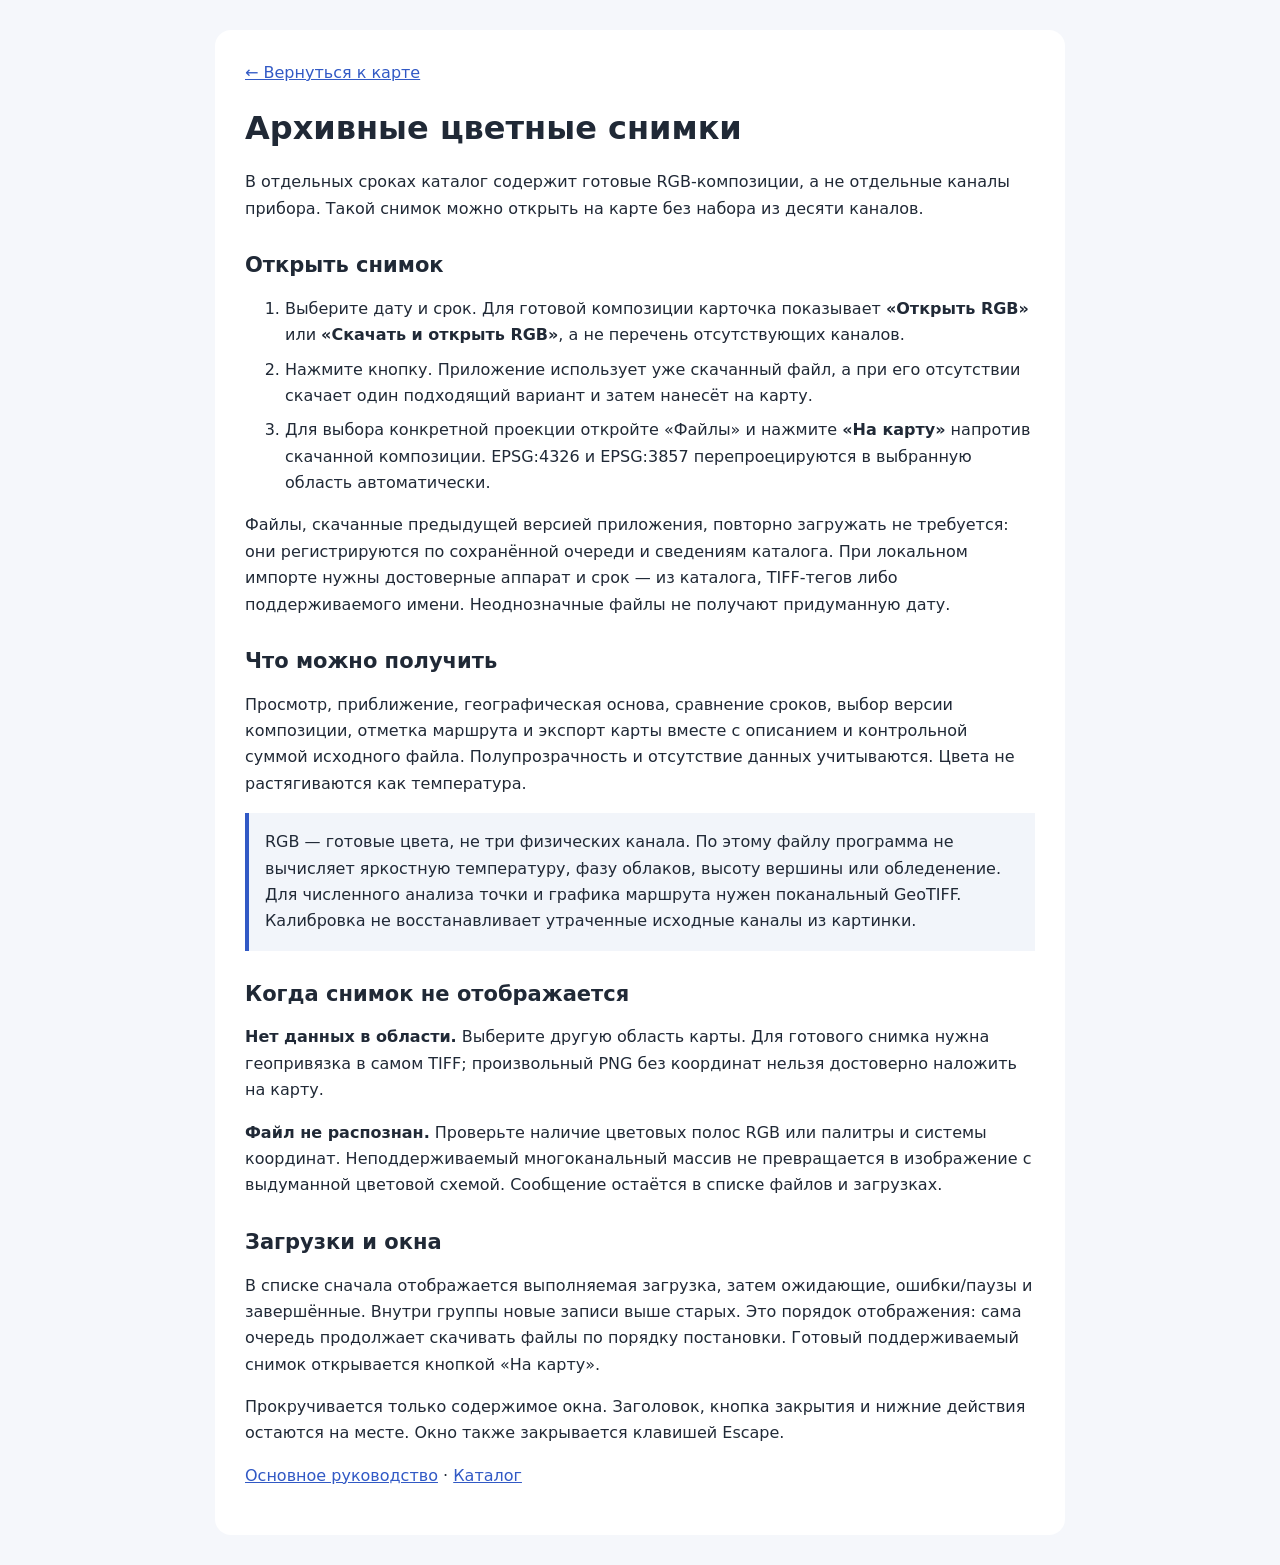
<file: docs/ARCHIVE.html>
<!doctype html><html lang="ru"><head><meta charset="utf-8"><meta name="viewport" content="width=device-width, initial-scale=1"><title>Архивные снимки — Арктика</title><style>
*{box-sizing:border-box}body{font:16px/1.65 system-ui,sans-serif;color:#202936;background:#f5f7fb;margin:0}main{max-width:850px;margin:30px auto;padding:30px;background:white;border-radius:16px}h1,h2{line-height:1.25}h2{font-size:21px;margin-top:30px}a{color:#3159c5}aside{padding:16px;border-left:4px solid #3159c5;background:#f2f5fa}code{background:#f2f5fa;padding:2px 4px}li{margin:8px 0}@media(max-width:650px){main{margin:0;padding:22px;border-radius:0}}</style></head><body><main>
<a href="/">← Вернуться к карте</a><h1>Архивные цветные снимки</h1>
<p>В отдельных сроках каталог содержит готовые RGB-композиции, а не отдельные каналы прибора. Такой снимок можно открыть на карте без набора из десяти каналов.</p>
<h2>Открыть снимок</h2><ol><li>Выберите дату и срок. Для готовой композиции карточка показывает <strong>«Открыть RGB»</strong> или <strong>«Скачать и открыть RGB»</strong>, а не перечень отсутствующих каналов.</li><li>Нажмите кнопку. Приложение использует уже скачанный файл, а при его отсутствии скачает один подходящий вариант и затем нанесёт на карту.</li><li>Для выбора конкретной проекции откройте «Файлы» и нажмите <strong>«На карту»</strong> напротив скачанной композиции. EPSG:4326 и EPSG:3857 перепроецируются в выбранную область автоматически.</li></ol>
<p>Файлы, скачанные предыдущей версией приложения, повторно загружать не требуется: они регистрируются по сохранённой очереди и сведениям каталога. При локальном импорте нужны достоверные аппарат и срок — из каталога, TIFF-тегов либо поддерживаемого имени. Неоднозначные файлы не получают придуманную дату.</p>
<h2>Что можно получить</h2><p>Просмотр, приближение, географическая основа, сравнение сроков, выбор версии композиции, отметка маршрута и экспорт карты вместе с описанием и контрольной суммой исходного файла. Полупрозрачность и отсутствие данных учитываются. Цвета не растягиваются как температура.</p>
<aside>RGB — готовые цвета, не три физических канала. По этому файлу программа не вычисляет яркостную температуру, фазу облаков, высоту вершины или обледенение. Для численного анализа точки и графика маршрута нужен поканальный GeoTIFF. Калибровка не восстанавливает утраченные исходные каналы из картинки.</aside>
<h2>Когда снимок не отображается</h2><p><strong>Нет данных в области.</strong> Выберите другую область карты. Для готового снимка нужна геопривязка в самом TIFF; произвольный PNG без координат нельзя достоверно наложить на карту.</p><p><strong>Файл не распознан.</strong> Проверьте наличие цветовых полос RGB или палитры и системы координат. Неподдерживаемый многоканальный массив не превращается в изображение с выдуманной цветовой схемой. Сообщение остаётся в списке файлов и загрузках.</p>
<h2>Загрузки и окна</h2><p>В списке сначала отображается выполняемая загрузка, затем ожидающие, ошибки/паузы и завершённые. Внутри группы новые записи выше старых. Это порядок отображения: сама очередь продолжает скачивать файлы по порядку постановки. Готовый поддерживаемый снимок открывается кнопкой «На карту».</p><p>Прокручивается только содержимое окна. Заголовок, кнопка закрытия и нижние действия остаются на месте. Окно также закрывается клавишей Escape.</p>
<p><a href="QUICKSTART.html">Основное руководство</a> · <a href="CATALOG.html">Каталог</a></p>
</main></body></html>
</file>
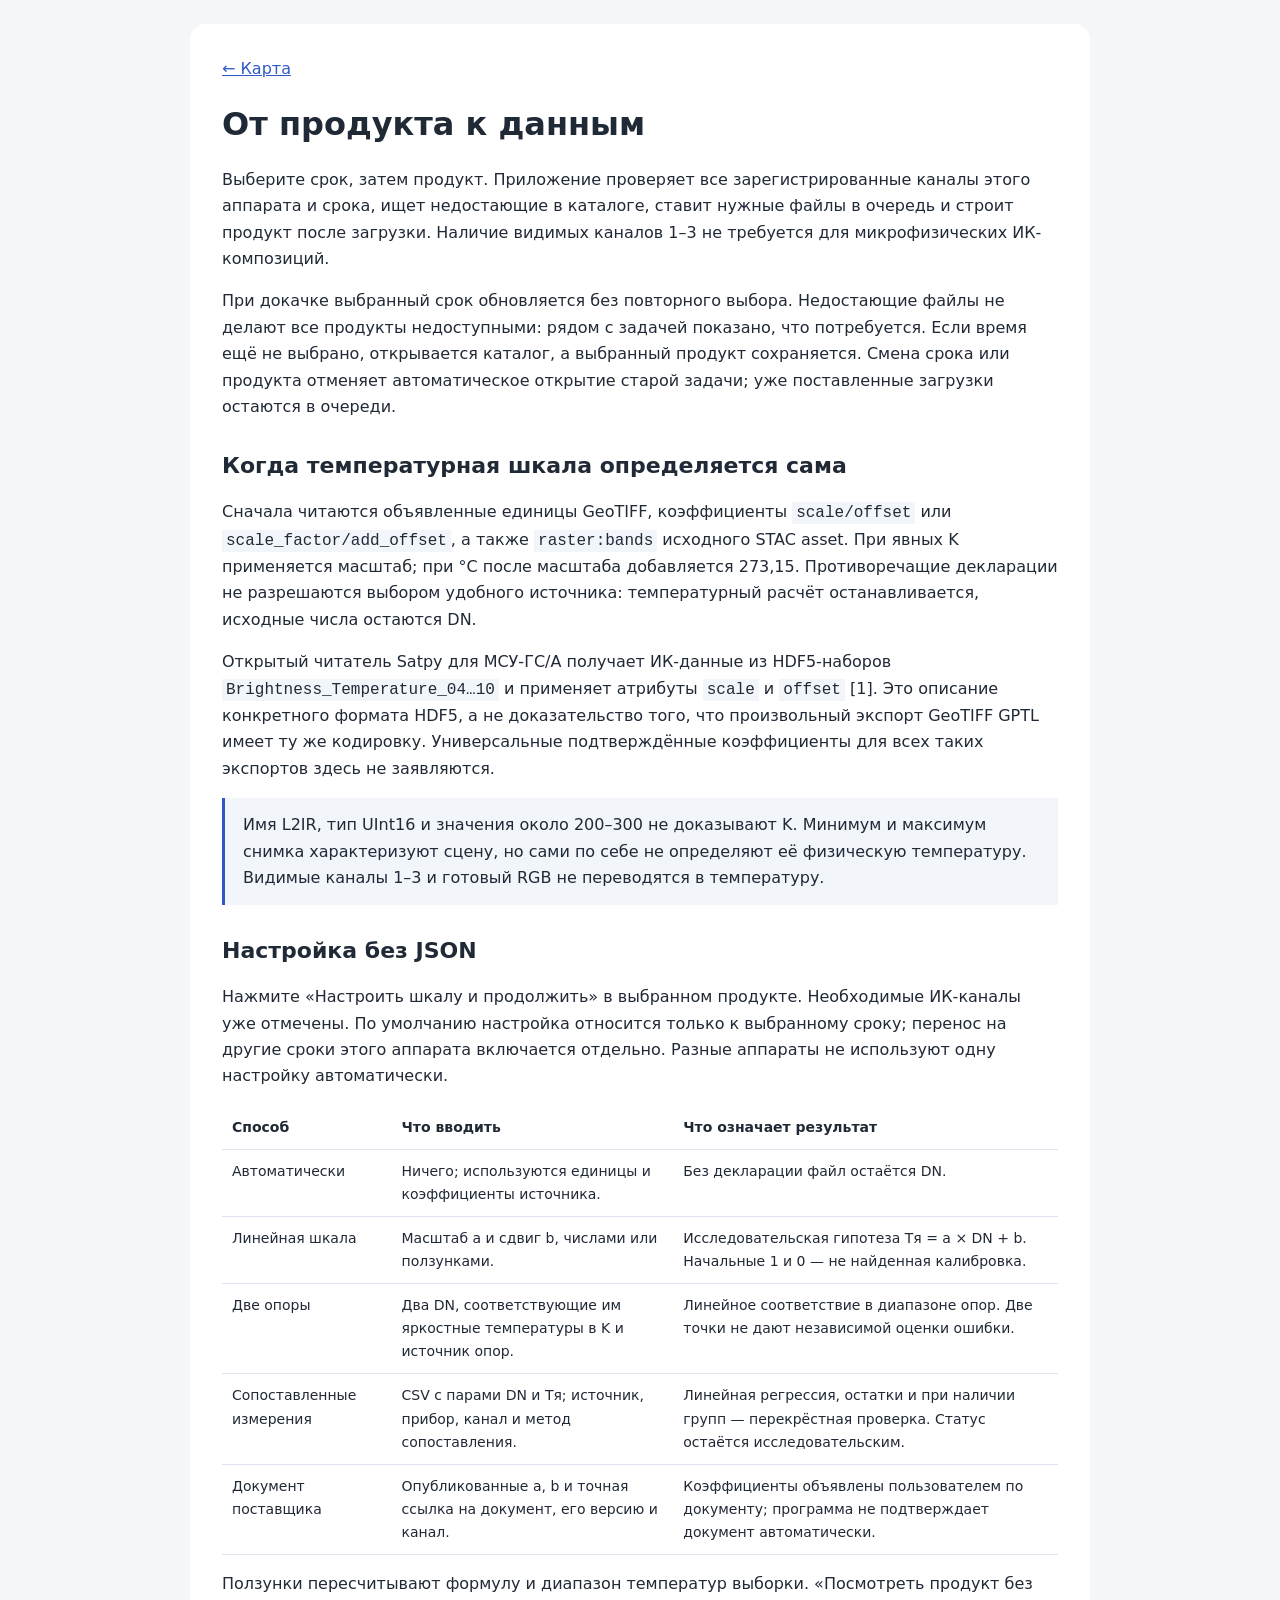
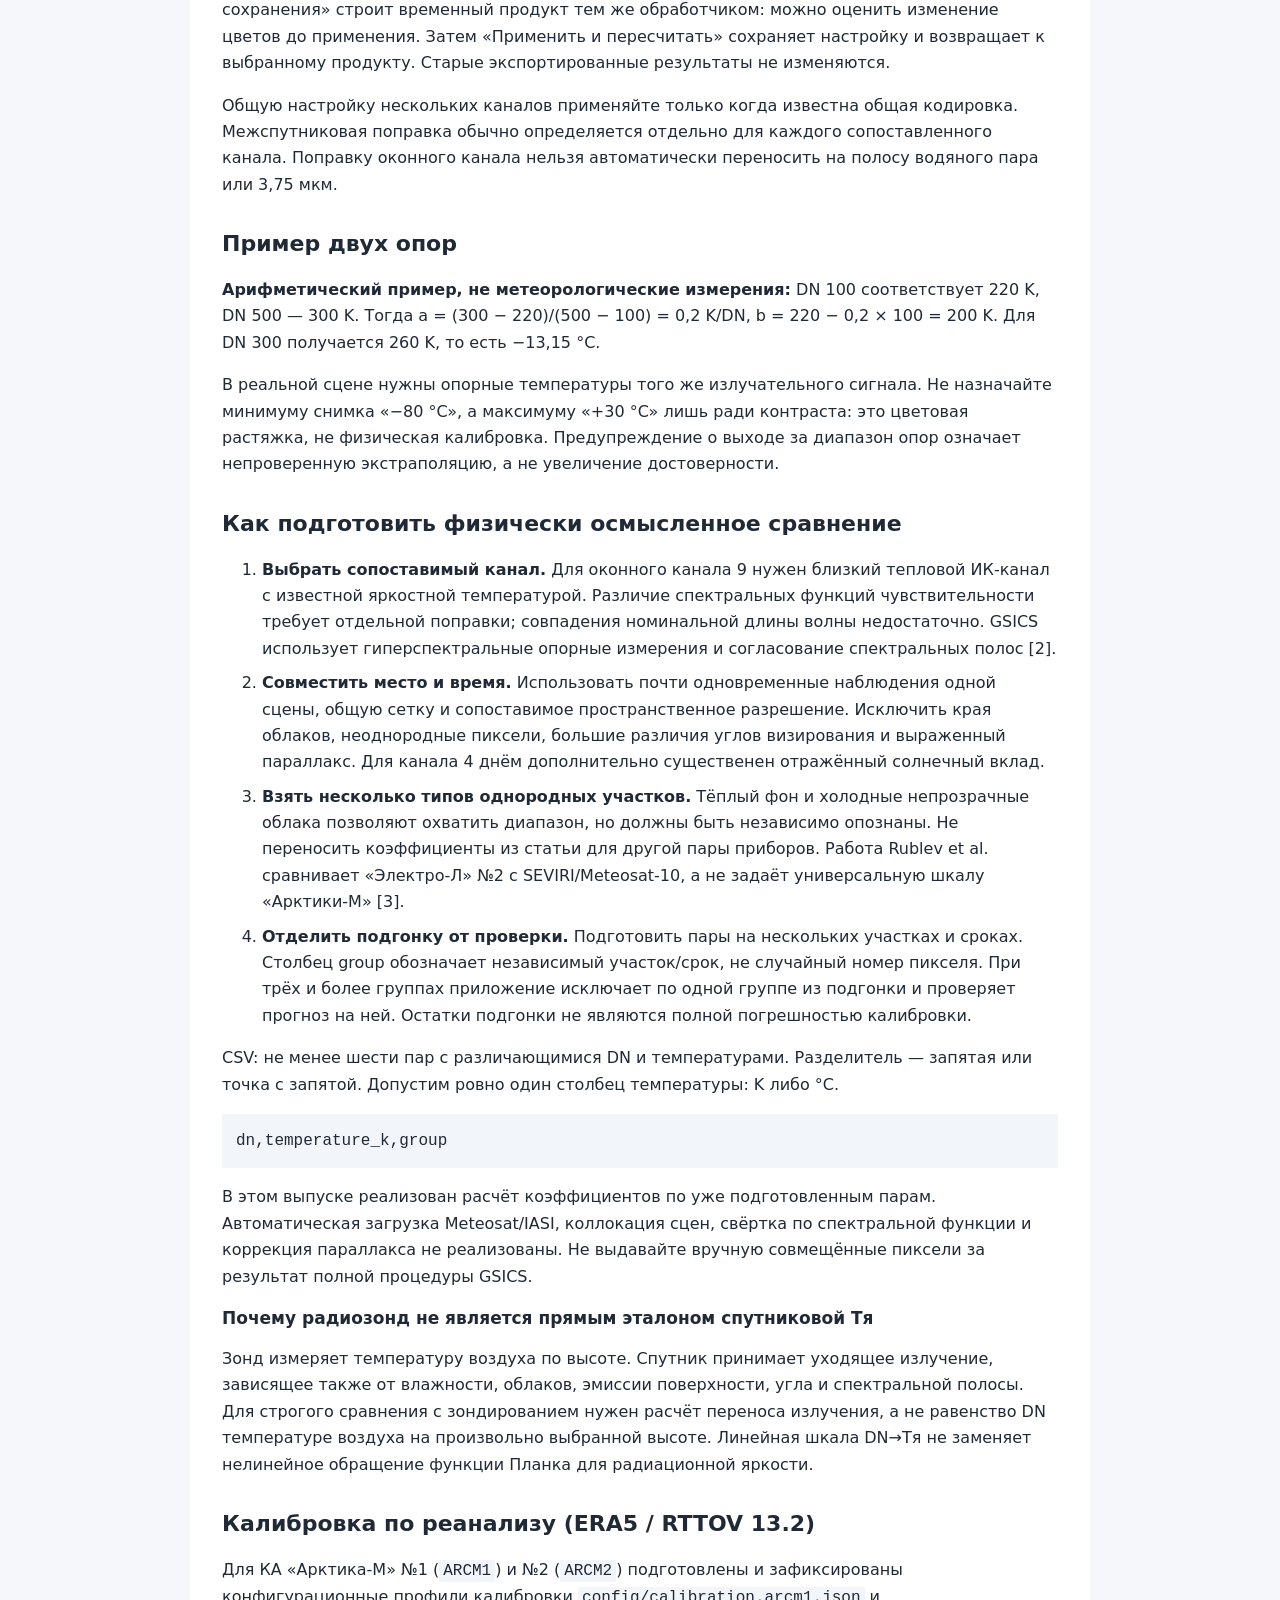
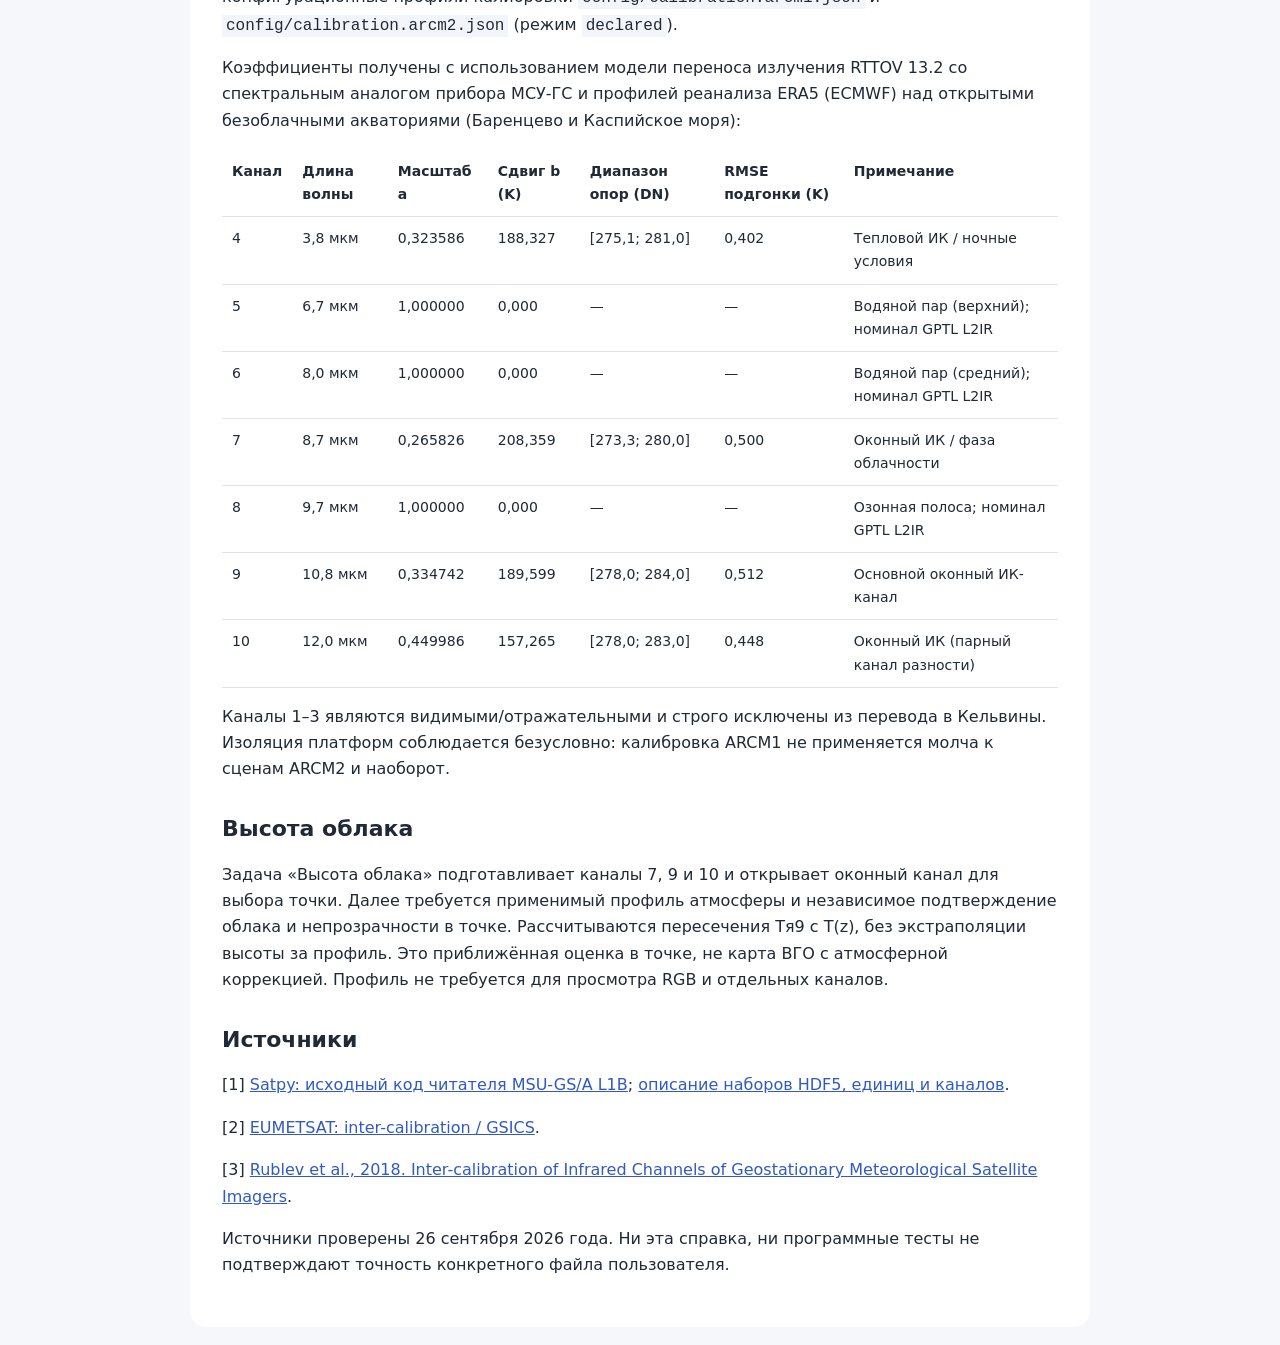
<file: docs/CALIBRATION.html>
<!doctype html><html lang="ru"><head><meta charset="utf-8"><meta name="viewport" content="width=device-width,initial-scale=1"><title>Продукты и температурная шкала — Арктика</title><style>
*{box-sizing:border-box}body{margin:0;background:#f5f7fb;color:#202936;font:16px/1.65 system-ui,-apple-system,sans-serif}main{max-width:900px;margin:24px auto;padding:32px;background:white;border-radius:16px}h1,h2,h3{line-height:1.3}h2{font-size:22px;margin-top:32px}h3{font-size:17px}a{color:#3159c5;overflow-wrap:anywhere}code{background:#f2f5fa;padding:2px 4px}aside{padding:14px 18px;border-left:3px solid #3159c5;background:#f2f5fa}table{border-collapse:collapse;width:100%;font-size:14px}td,th{padding:10px;border-bottom:1px solid #dce3ee;text-align:left;vertical-align:top}pre{overflow:auto;background:#f2f5fa;padding:14px}li{margin:8px 0}@media(max-width:650px){main{margin:0;padding:20px;border-radius:0}}</style></head><body><main>
<a href="/">← Карта</a><h1>От продукта к данным</h1>
<p>Выберите срок, затем продукт. Приложение проверяет все зарегистрированные каналы этого аппарата и срока, ищет недостающие в каталоге, ставит нужные файлы в очередь и строит продукт после загрузки. Наличие видимых каналов 1–3 не требуется для микрофизических ИК-композиций.</p>
<p>При докачке выбранный срок обновляется без повторного выбора. Недостающие файлы не делают все продукты недоступными: рядом с задачей показано, что потребуется. Если время ещё не выбрано, открывается каталог, а выбранный продукт сохраняется. Смена срока или продукта отменяет автоматическое открытие старой задачи; уже поставленные загрузки остаются в очереди.</p>
<h2>Когда температурная шкала определяется сама</h2>
<p>Сначала читаются объявленные единицы GeoTIFF, коэффициенты <code>scale/offset</code> или <code>scale_factor/add_offset</code>, а также <code>raster:bands</code> исходного STAC asset. При явных K применяется масштаб; при °C после масштаба добавляется 273,15. Противоречащие декларации не разрешаются выбором удобного источника: температурный расчёт останавливается, исходные числа остаются DN.</p>
<p>Открытый читатель Satpy для МСУ-ГС/А получает ИК-данные из HDF5-наборов <code>Brightness_Temperature_04…10</code> и применяет атрибуты <code>scale</code> и <code>offset</code> [1]. Это описание конкретного формата HDF5, а не доказательство того, что произвольный экспорт GeoTIFF GPTL имеет ту же кодировку. Универсальные подтверждённые коэффициенты для всех таких экспортов здесь не заявляются.</p>
<aside>Имя L2IR, тип UInt16 и значения около 200–300 не доказывают K. Минимум и максимум снимка характеризуют сцену, но сами по себе не определяют её физическую температуру. Видимые каналы 1–3 и готовый RGB не переводятся в температуру.</aside>
<h2>Настройка без JSON</h2>
<p>Нажмите «Настроить шкалу и продолжить» в выбранном продукте. Необходимые ИК-каналы уже отмечены. По умолчанию настройка относится только к выбранному сроку; перенос на другие сроки этого аппарата включается отдельно. Разные аппараты не используют одну настройку автоматически.</p>
<table><thead><tr><th>Способ</th><th>Что вводить</th><th>Что означает результат</th></tr></thead><tbody>
<tr><td>Автоматически</td><td>Ничего; используются единицы и коэффициенты источника.</td><td>Без декларации файл остаётся DN.</td></tr>
<tr><td>Линейная шкала</td><td>Масштаб a и сдвиг b, числами или ползунками.</td><td>Исследовательская гипотеза Tя = a × DN + b. Начальные 1 и 0 — не найденная калибровка.</td></tr>
<tr><td>Две опоры</td><td>Два DN, соответствующие им яркостные температуры в K и источник опор.</td><td>Линейное соответствие в диапазоне опор. Две точки не дают независимой оценки ошибки.</td></tr>
<tr><td>Сопоставленные измерения</td><td>CSV с парами DN и Tя; источник, прибор, канал и метод сопоставления.</td><td>Линейная регрессия, остатки и при наличии групп — перекрёстная проверка. Статус остаётся исследовательским.</td></tr>
<tr><td>Документ поставщика</td><td>Опубликованные a, b и точная ссылка на документ, его версию и канал.</td><td>Коэффициенты объявлены пользователем по документу; программа не подтверждает документ автоматически.</td></tr>
</tbody></table>
<p>Ползунки пересчитывают формулу и диапазон температур выборки. «Посмотреть продукт без сохранения» строит временный продукт тем же обработчиком: можно оценить изменение цветов до применения. Затем «Применить и пересчитать» сохраняет настройку и возвращает к выбранному продукту. Старые экспортированные результаты не изменяются.</p>
<p>Общую настройку нескольких каналов применяйте только когда известна общая кодировка. Межспутниковая поправка обычно определяется отдельно для каждого сопоставленного канала. Поправку оконного канала нельзя автоматически переносить на полосу водяного пара или 3,75 мкм.</p>
<h2>Пример двух опор</h2>
<p><strong>Арифметический пример, не метеорологические измерения:</strong> DN 100 соответствует 220 K, DN 500 — 300 K. Тогда a = (300 − 220)/(500 − 100) = 0,2 K/DN, b = 220 − 0,2 × 100 = 200 K. Для DN 300 получается 260 K, то есть −13,15 °C.</p>
<p>В реальной сцене нужны опорные температуры того же излучательного сигнала. Не назначайте минимуму снимка «−80 °C», а максимуму «+30 °C» лишь ради контраста: это цветовая растяжка, не физическая калибровка. Предупреждение о выходе за диапазон опор означает непроверенную экстраполяцию, а не увеличение достоверности.</p>
<h2>Как подготовить физически осмысленное сравнение</h2>
<ol><li><strong>Выбрать сопоставимый канал.</strong> Для оконного канала 9 нужен близкий тепловой ИК-канал с известной яркостной температурой. Различие спектральных функций чувствительности требует отдельной поправки; совпадения номинальной длины волны недостаточно. GSICS использует гиперспектральные опорные измерения и согласование спектральных полос [2].</li>
<li><strong>Совместить место и время.</strong> Использовать почти одновременные наблюдения одной сцены, общую сетку и сопоставимое пространственное разрешение. Исключить края облаков, неоднородные пиксели, большие различия углов визирования и выраженный параллакс. Для канала 4 днём дополнительно существенен отражённый солнечный вклад.</li>
<li><strong>Взять несколько типов однородных участков.</strong> Тёплый фон и холодные непрозрачные облака позволяют охватить диапазон, но должны быть независимо опознаны. Не переносить коэффициенты из статьи для другой пары приборов. Работа Rublev et al. сравнивает «Электро-Л» №2 с SEVIRI/Meteosat-10, а не задаёт универсальную шкалу «Арктики-М» [3].</li>
<li><strong>Отделить подгонку от проверки.</strong> Подготовить пары на нескольких участках и сроках. Столбец group обозначает независимый участок/срок, не случайный номер пикселя. При трёх и более группах приложение исключает по одной группе из подгонки и проверяет прогноз на ней. Остатки подгонки не являются полной погрешностью калибровки.</li></ol>
<p>CSV: не менее шести пар с различающимися DN и температурами. Разделитель — запятая или точка с запятой. Допустим ровно один столбец температуры: K либо °C.</p>
<pre>dn,temperature_k,group</pre>
<p>В этом выпуске реализован расчёт коэффициентов по уже подготовленным парам. Автоматическая загрузка Meteosat/IASI, коллокация сцен, свёртка по спектральной функции и коррекция параллакса не реализованы. Не выдавайте вручную совмещённые пиксели за результат полной процедуры GSICS.</p>
<h3>Почему радиозонд не является прямым эталоном спутниковой Tя</h3>
<p>Зонд измеряет температуру воздуха по высоте. Спутник принимает уходящее излучение, зависящее также от влажности, облаков, эмиссии поверхности, угла и спектральной полосы. Для строгого сравнения с зондированием нужен расчёт переноса излучения, а не равенство DN температуре воздуха на произвольно выбранной высоте. Линейная шкала DN→Tя не заменяет нелинейное обращение функции Планка для радиационной яркости.</p>
<h2>Калибровка по реанализу (ERA5 / RTTOV 13.2)</h2>
<p>Для КА «Арктика-М» №1 (<code>ARCM1</code>) и №2 (<code>ARCM2</code>) подготовлены и зафиксированы конфигурационные профили калибровки <code>config/calibration.arcm1.json</code> и <code>config/calibration.arcm2.json</code> (режим <code>declared</code>).</p>
<p>Коэффициенты получены с использованием модели переноса излучения RTTOV 13.2 со спектральным аналогом прибора МСУ-ГС и профилей реанализа ERA5 (ECMWF) над открытыми безоблачными акваториями (Баренцево и Каспийское моря):</p>
<table>
<thead><tr><th>Канал</th><th>Длина волны</th><th>Масштаб a</th><th>Сдвиг b (K)</th><th>Диапазон опор (DN)</th><th>RMSE подгонки (K)</th><th>Примечание</th></tr></thead>
<tbody>
<tr><td>4</td><td>3,8 мкм</td><td>0,323586</td><td>188,327</td><td>[275,1; 281,0]</td><td>0,402</td><td>Тепловой ИК / ночные условия</td></tr>
<tr><td>5</td><td>6,7 мкм</td><td>1,000000</td><td>0,000</td><td>—</td><td>—</td><td>Водяной пар (верхний); номинал GPTL L2IR</td></tr>
<tr><td>6</td><td>8,0 мкм</td><td>1,000000</td><td>0,000</td><td>—</td><td>—</td><td>Водяной пар (средний); номинал GPTL L2IR</td></tr>
<tr><td>7</td><td>8,7 мкм</td><td>0,265826</td><td>208,359</td><td>[273,3; 280,0]</td><td>0,500</td><td>Оконный ИК / фаза облачности</td></tr>
<tr><td>8</td><td>9,7 мкм</td><td>1,000000</td><td>0,000</td><td>—</td><td>—</td><td>Озонная полоса; номинал GPTL L2IR</td></tr>
<tr><td>9</td><td>10,8 мкм</td><td>0,334742</td><td>189,599</td><td>[278,0; 284,0]</td><td>0,512</td><td>Основной оконный ИК-канал</td></tr>
<tr><td>10</td><td>12,0 мкм</td><td>0,449986</td><td>157,265</td><td>[278,0; 283,0]</td><td>0,448</td><td>Оконный ИК (парный канал разности)</td></tr>
</tbody>
</table>
<p>Каналы 1–3 являются видимыми/отражательными и строго исключены из перевода в Кельвины. Изоляция платформ соблюдается безусловно: калибровка ARCM1 не применяется молча к сценам ARCM2 и наоборот.</p>

<h2>Высота облака</h2><p>Задача «Высота облака» подготавливает каналы 7, 9 и 10 и открывает оконный канал для выбора точки. Далее требуется применимый профиль атмосферы и независимое подтверждение облака и непрозрачности в точке. Рассчитываются пересечения Tя9 с T(z), без экстраполяции высоты за профиль. Это приближённая оценка в точке, не карта ВГО с атмосферной коррекцией. Профиль не требуется для просмотра RGB и отдельных каналов.</p>
<h2>Источники</h2><p>[1] <a href="https://satpy.readthedocs.io/en/stable/_modules/satpy/readers/msu_gsa_l1b.html">Satpy: исходный код читателя MSU-GS/A L1B</a>; <a href="https://github.com/pytroll/satpy/blob/main/satpy/etc/readers/msu_gsa_l1b.yaml">описание наборов HDF5, единиц и каналов</a>.</p>
<p>[2] <a href="https://user.eumetsat.int/resources/user-guides/inter-calibration">EUMETSAT: inter-calibration / GSICS</a>.</p>
<p>[3] <a href="https://doi.org/10.3389/fenvs.2018.00142">Rublev et al., 2018. Inter-calibration of Infrared Channels of Geostationary Meteorological Satellite Imagers</a>.</p>
<p>Источники проверены 26 сентября 2026 года. Ни эта справка, ни программные тесты не подтверждают точность конкретного файла пользователя.</p>
</main></body></html>
</file>
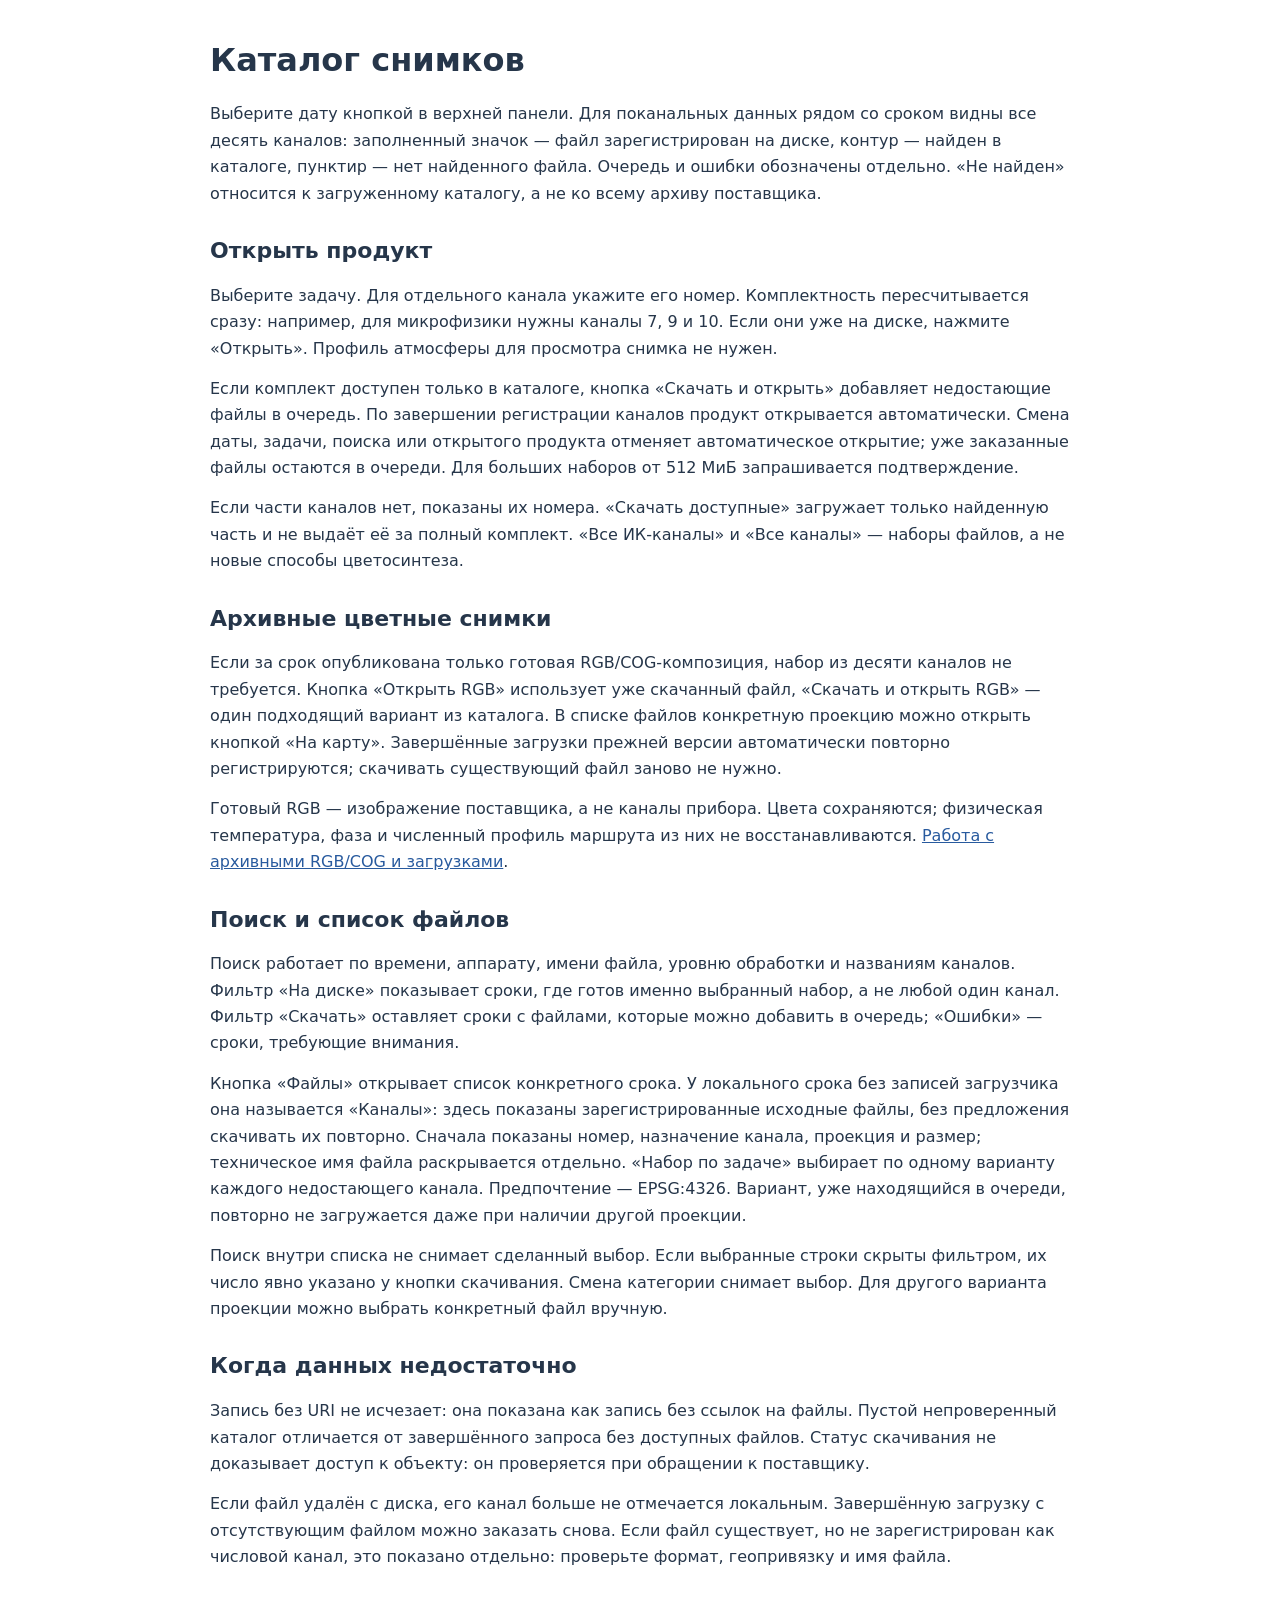
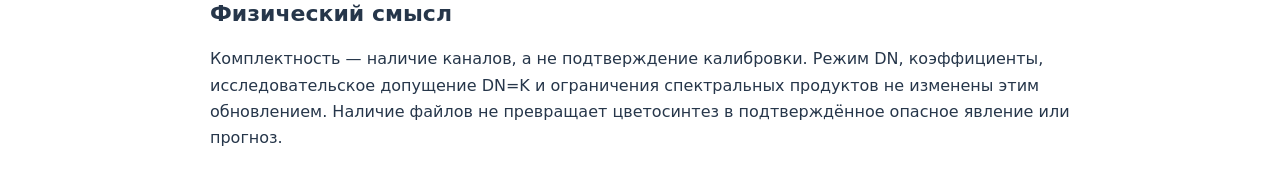
<file: docs/CATALOG.html>
<!doctype html><html lang="ru"><head><meta charset="utf-8"><meta name="viewport" content="width=device-width,initial-scale=1"><title>Каталог снимков — Арктика</title><style>body{font:16px/1.65 system-ui,sans-serif;max-width:860px;margin:40px auto;padding:0 22px;color:#26364a;background:white}h1,h2{line-height:1.25}h2{margin-top:30px;font-size:22px}a{color:#285a9e}p{margin:14px 0}code{overflow-wrap:anywhere}@media print{body{margin:0}}</style></head><body><h1>Каталог снимков</h1>
<p>Выберите дату кнопкой в верхней панели. Для поканальных данных рядом со сроком видны все десять каналов: заполненный значок — файл зарегистрирован на диске, контур — найден в каталоге, пунктир — нет найденного файла. Очередь и ошибки обозначены отдельно. «Не найден» относится к загруженному каталогу, а не ко всему архиву поставщика.</p>
<h2>Открыть продукт</h2>
<p>Выберите задачу. Для отдельного канала укажите его номер. Комплектность пересчитывается сразу: например, для микрофизики нужны каналы 7, 9 и 10. Если они уже на диске, нажмите «Открыть». Профиль атмосферы для просмотра снимка не нужен.</p>
<p>Если комплект доступен только в каталоге, кнопка «Скачать и открыть» добавляет недостающие файлы в очередь. По завершении регистрации каналов продукт открывается автоматически. Смена даты, задачи, поиска или открытого продукта отменяет автоматическое открытие; уже заказанные файлы остаются в очереди. Для больших наборов от 512 МиБ запрашивается подтверждение.</p>
<p>Если части каналов нет, показаны их номера. «Скачать доступные» загружает только найденную часть и не выдаёт её за полный комплект. «Все ИК-каналы» и «Все каналы» — наборы файлов, а не новые способы цветосинтеза.</p>
<h2>Архивные цветные снимки</h2>
<p>Если за срок опубликована только готовая RGB/COG-композиция, набор из десяти каналов не требуется. Кнопка «Открыть RGB» использует уже скачанный файл, «Скачать и открыть RGB» — один подходящий вариант из каталога. В списке файлов конкретную проекцию можно открыть кнопкой «На карту». Завершённые загрузки прежней версии автоматически повторно регистрируются; скачивать существующий файл заново не нужно.</p>
<p>Готовый RGB — изображение поставщика, а не каналы прибора. Цвета сохраняются; физическая температура, фаза и численный профиль маршрута из них не восстанавливаются. <a href="ARCHIVE.html">Работа с архивными RGB/COG и загрузками</a>.</p>
<h2>Поиск и список файлов</h2>
<p>Поиск работает по времени, аппарату, имени файла, уровню обработки и названиям каналов. Фильтр «На диске» показывает сроки, где готов именно выбранный набор, а не любой один канал. Фильтр «Скачать» оставляет сроки с файлами, которые можно добавить в очередь; «Ошибки» — сроки, требующие внимания.</p>
<p>Кнопка «Файлы» открывает список конкретного срока. У локального срока без записей загрузчика она называется «Каналы»: здесь показаны зарегистрированные исходные файлы, без предложения скачивать их повторно. Сначала показаны номер, назначение канала, проекция и размер; техническое имя файла раскрывается отдельно. «Набор по задаче» выбирает по одному варианту каждого недостающего канала. Предпочтение — EPSG:4326. Вариант, уже находящийся в очереди, повторно не загружается даже при наличии другой проекции.</p>
<p>Поиск внутри списка не снимает сделанный выбор. Если выбранные строки скрыты фильтром, их число явно указано у кнопки скачивания. Смена категории снимает выбор. Для другого варианта проекции можно выбрать конкретный файл вручную.</p>
<h2>Когда данных недостаточно</h2>
<p>Запись без URI не исчезает: она показана как запись без ссылок на файлы. Пустой непроверенный каталог отличается от завершённого запроса без доступных файлов. Статус скачивания не доказывает доступ к объекту: он проверяется при обращении к поставщику.</p>
<p>Если файл удалён с диска, его канал больше не отмечается локальным. Завершённую загрузку с отсутствующим файлом можно заказать снова. Если файл существует, но не зарегистрирован как числовой канал, это показано отдельно: проверьте формат, геопривязку и имя файла.</p>
<h2>Физический смысл</h2>
<p>Комплектность — наличие каналов, а не подтверждение калибровки. Режим DN, коэффициенты, исследовательское допущение DN=K и ограничения спектральных продуктов не изменены этим обновлением. Наличие файлов не превращает цветосинтез в подтверждённое опасное явление или прогноз.</p>
</body></html>
</file>
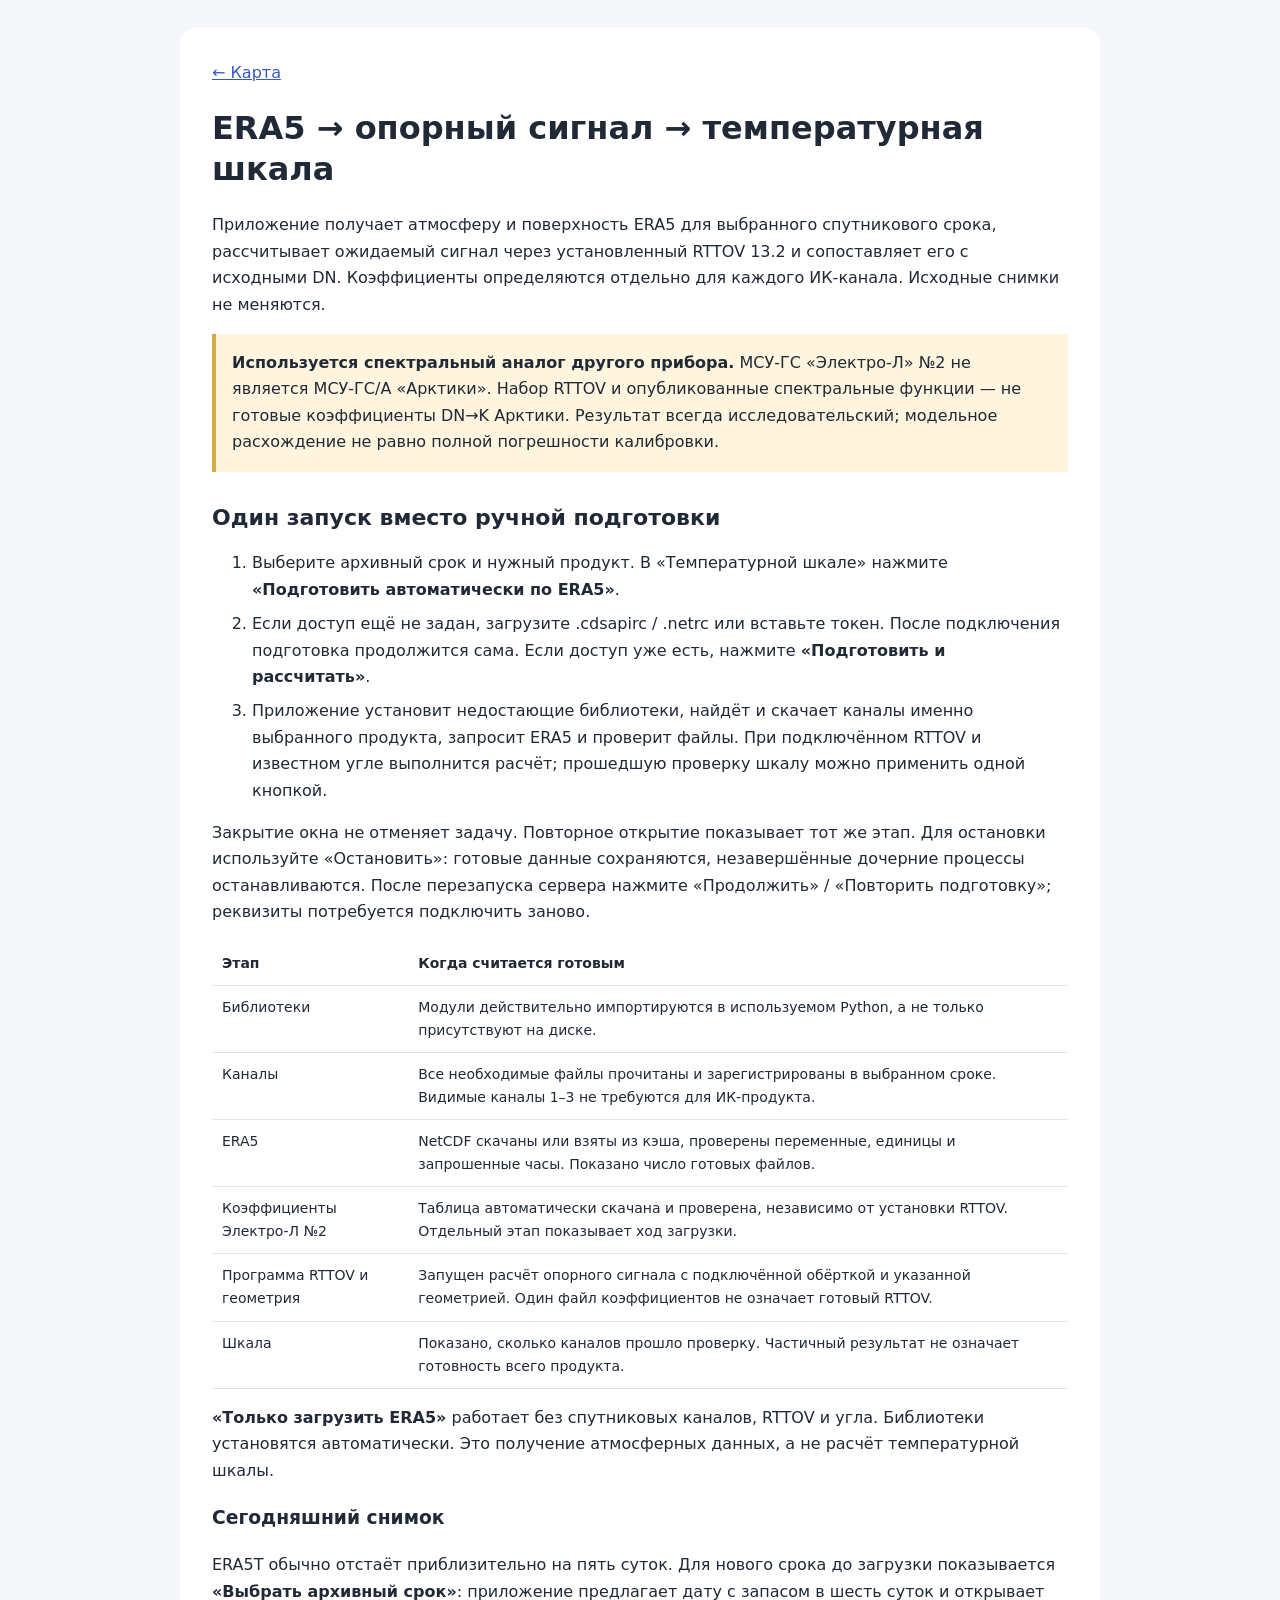
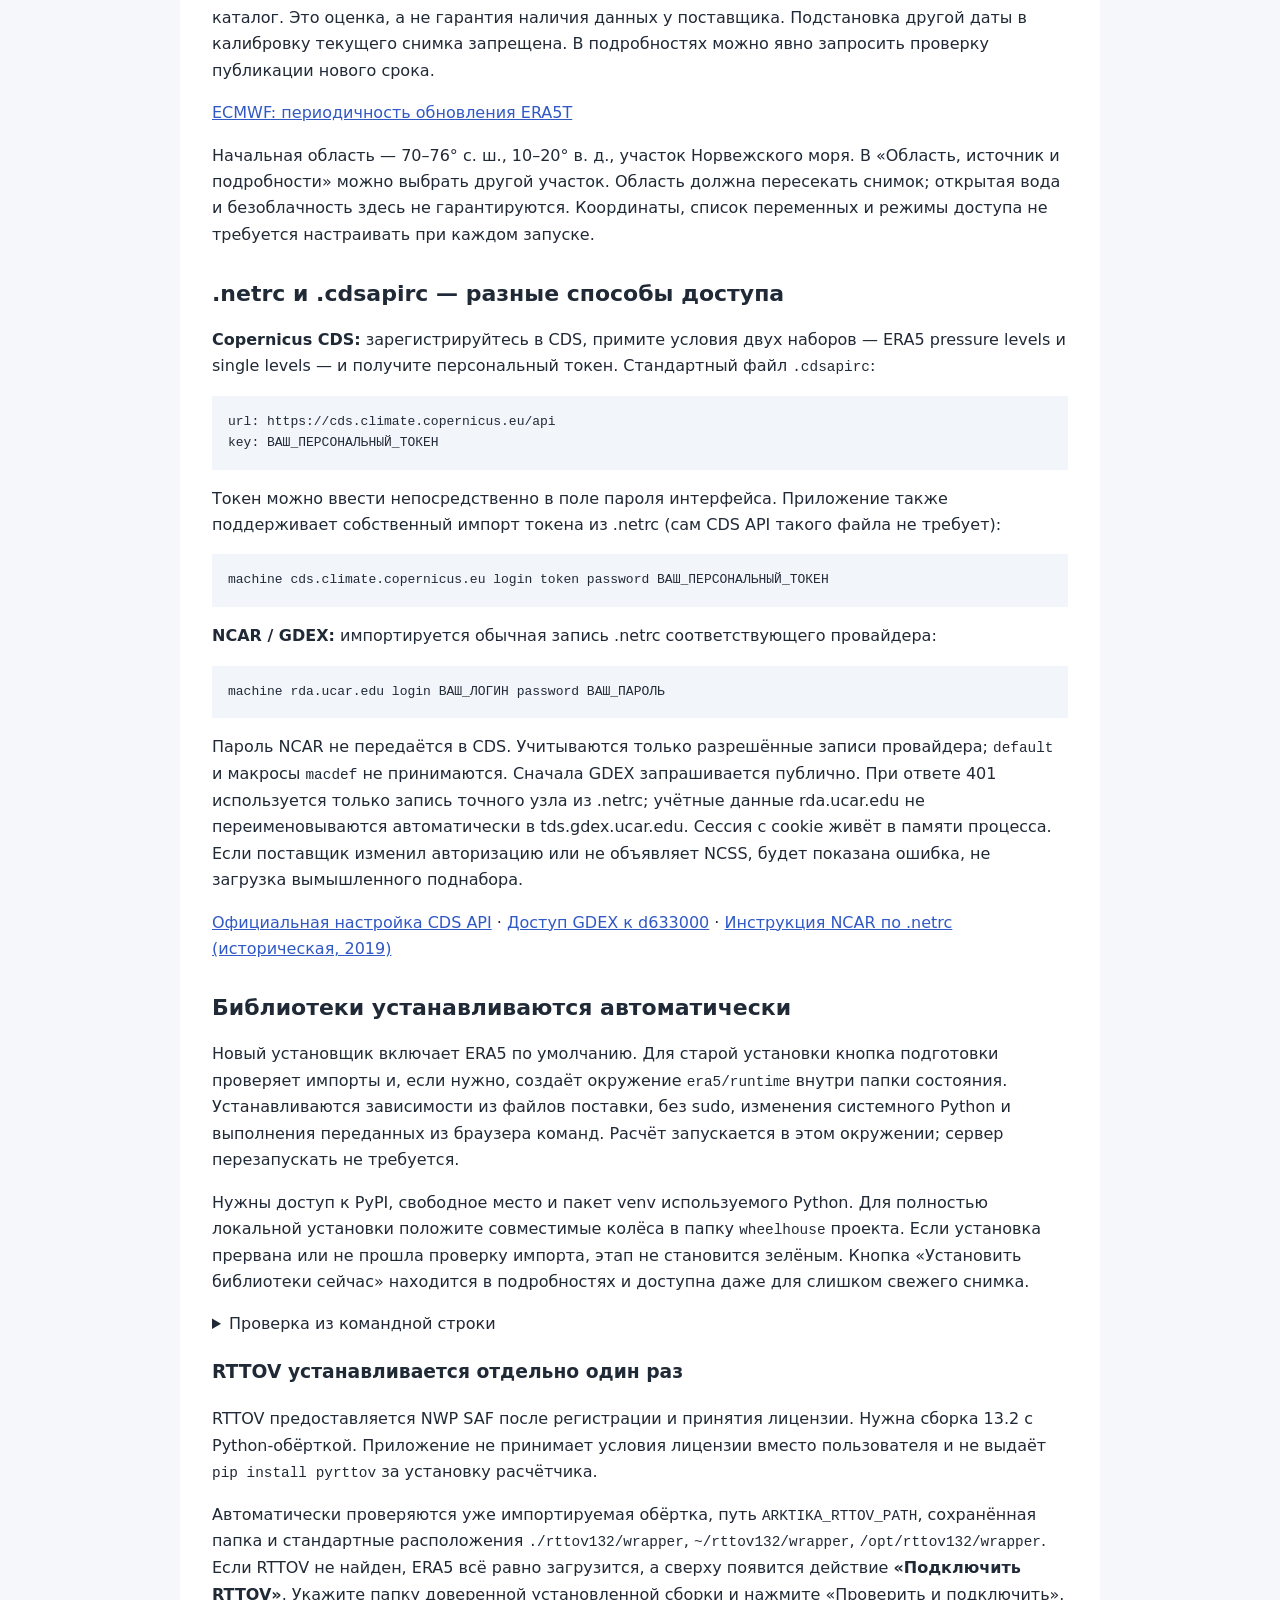
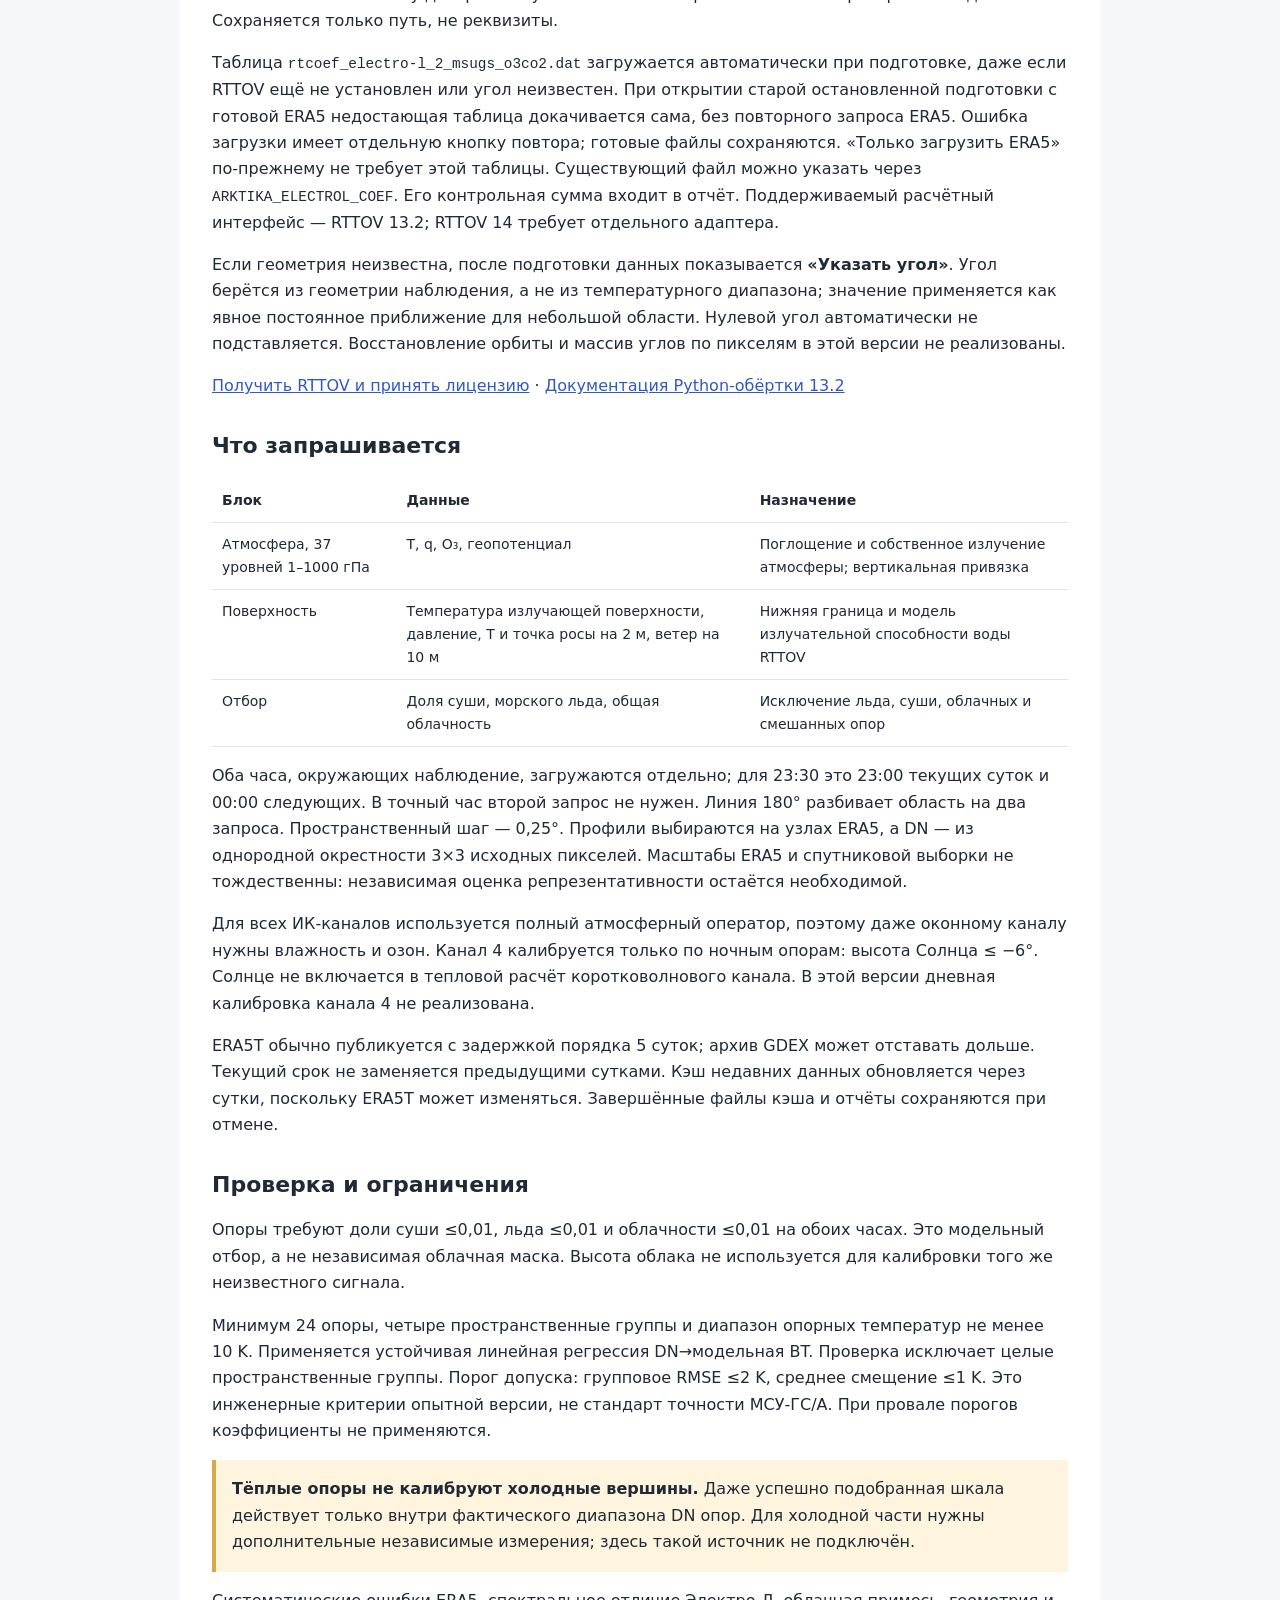
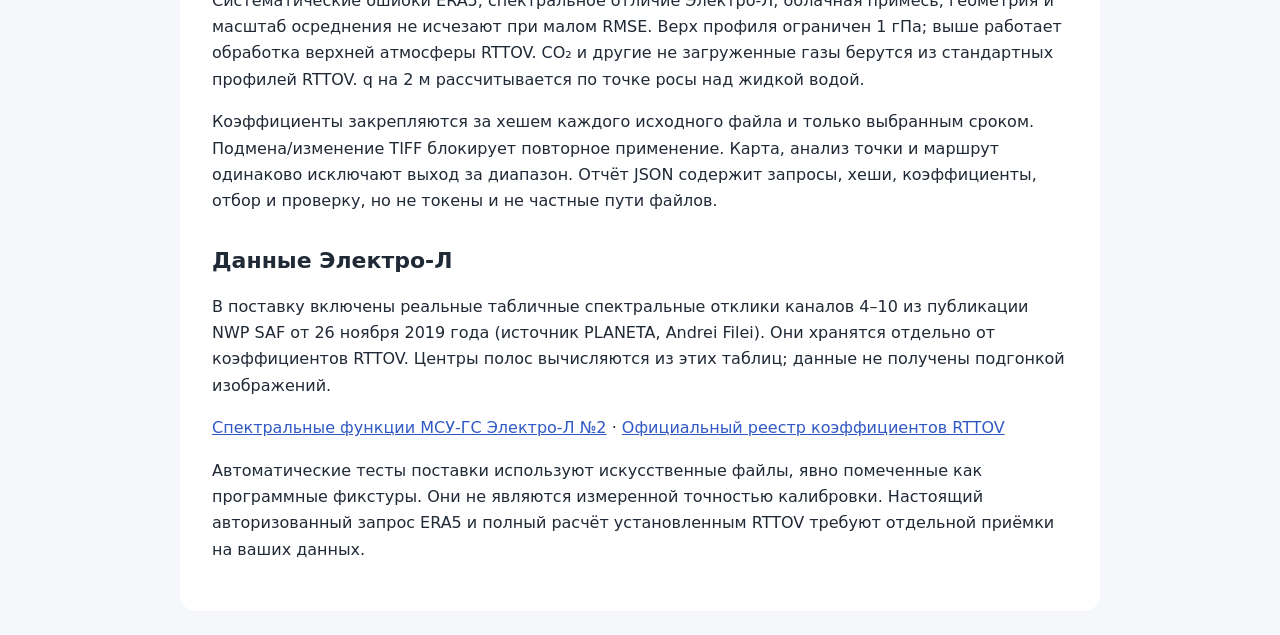
<file: docs/ERA5.html>
<!doctype html><html lang="ru"><head><meta charset="utf-8"><meta name="viewport" content="width=device-width, initial-scale=1"><title>ERA5 и опорная калибровка — Арктика</title><style>
*{box-sizing:border-box}body{margin:0;background:#f5f7fb;color:#202936;font:16px/1.65 system-ui,sans-serif}main{max-width:920px;margin:28px auto;padding:32px;background:white;border-radius:16px}h1,h2{line-height:1.3}h2{margin-top:32px;font-size:22px}a{color:#3159c5;overflow-wrap:anywhere}aside{padding:16px;background:#fff5de;border-left:4px solid #d5aa4a}pre{padding:16px;background:#f2f5fa;white-space:pre-wrap;overflow-wrap:anywhere;font:13px/1.6 monospace}table{width:100%;border-collapse:collapse;font-size:14px}td,th{border-bottom:1px solid #e1e6ee;padding:10px;text-align:left;vertical-align:top}code{font-size:.9em}li{margin:8px 0}@media(max-width:650px){main{margin:0;padding:22px;border-radius:0}}@media print{body{background:white}main{margin:0;padding:0}}</style></head><body><main>
<a href="/">← Карта</a><h1>ERA5 → опорный сигнал → температурная шкала</h1>
<p>Приложение получает атмосферу и поверхность ERA5 для выбранного спутникового срока, рассчитывает ожидаемый сигнал через установленный RTTOV 13.2 и сопоставляет его с исходными DN. Коэффициенты определяются отдельно для каждого ИК-канала. Исходные снимки не меняются.</p>
<aside><strong>Используется спектральный аналог другого прибора.</strong> МСУ-ГС «Электро-Л» №2 не является МСУ-ГС/А «Арктики». Набор RTTOV и опубликованные спектральные функции — не готовые коэффициенты DN→K Арктики. Результат всегда исследовательский; модельное расхождение не равно полной погрешности калибровки.</aside>
<h2 id="workflow">Один запуск вместо ручной подготовки</h2>
<ol><li>Выберите архивный срок и нужный продукт. В «Температурной шкале» нажмите <strong>«Подготовить автоматически по ERA5»</strong>.</li>
<li>Если доступ ещё не задан, загрузите .cdsapirc / .netrc или вставьте токен. После подключения подготовка продолжится сама. Если доступ уже есть, нажмите <strong>«Подготовить и рассчитать»</strong>.</li>
<li>Приложение установит недостающие библиотеки, найдёт и скачает каналы именно выбранного продукта, запросит ERA5 и проверит файлы. При подключённом RTTOV и известном угле выполнится расчёт; прошедшую проверку шкалу можно применить одной кнопкой.</li></ol>
<p>Закрытие окна не отменяет задачу. Повторное открытие показывает тот же этап. Для остановки используйте «Остановить»: готовые данные сохраняются, незавершённые дочерние процессы останавливаются. После перезапуска сервера нажмите «Продолжить» / «Повторить подготовку»; реквизиты потребуется подключить заново.</p>
<table><tr><th>Этап</th><th>Когда считается готовым</th></tr>
<tr><td>Библиотеки</td><td>Модули действительно импортируются в используемом Python, а не только присутствуют на диске.</td></tr>
<tr><td>Каналы</td><td>Все необходимые файлы прочитаны и зарегистрированы в выбранном сроке. Видимые каналы 1–3 не требуются для ИК-продукта.</td></tr>
<tr><td>ERA5</td><td>NetCDF скачаны или взяты из кэша, проверены переменные, единицы и запрошенные часы. Показано число готовых файлов.</td></tr>
<tr><td>Коэффициенты Электро-Л №2</td><td>Таблица автоматически скачана и проверена, независимо от установки RTTOV. Отдельный этап показывает ход загрузки.</td></tr>
<tr><td>Программа RTTOV и геометрия</td><td>Запущен расчёт опорного сигнала с подключённой обёрткой и указанной геометрией. Один файл коэффициентов не означает готовый RTTOV.</td></tr>
<tr><td>Шкала</td><td>Показано, сколько каналов прошло проверку. Частичный результат не означает готовность всего продукта.</td></tr></table>
<p><strong>«Только загрузить ERA5»</strong> работает без спутниковых каналов, RTTOV и угла. Библиотеки установятся автоматически. Это получение атмосферных данных, а не расчёт температурной шкалы.</p>
<h3>Сегодняшний снимок</h3><p>ERA5T обычно отстаёт приблизительно на пять суток. Для нового срока до загрузки показывается <strong>«Выбрать архивный срок»</strong>: приложение предлагает дату с запасом в шесть суток и открывает каталог. Это оценка, а не гарантия наличия данных у поставщика. Подстановка другой даты в калибровку текущего снимка запрещена. В подробностях можно явно запросить проверку публикации нового срока.</p>
<p><a href="https://confluence.ecmwf.int/display/CKB/ERA5%3A+data+documentation">ECMWF: периодичность обновления ERA5T</a></p>
<p>Начальная область — 70–76° с. ш., 10–20° в. д., участок Норвежского моря. В «Область, источник и подробности» можно выбрать другой участок. Область должна пересекать снимок; открытая вода и безоблачность здесь не гарантируются. Координаты, список переменных и режимы доступа не требуется настраивать при каждом запуске.</p>
<h2 id="access">.netrc и .cdsapirc — разные способы доступа</h2>
<p><strong>Copernicus CDS:</strong> зарегистрируйтесь в CDS, примите условия двух наборов — ERA5 pressure levels и single levels — и получите персональный токен. Стандартный файл <code>.cdsapirc</code>:</p>
<pre>url: https://cds.climate.copernicus.eu/api
key: ВАШ_ПЕРСОНАЛЬНЫЙ_ТОКЕН</pre>
<p>Токен можно ввести непосредственно в поле пароля интерфейса. Приложение также поддерживает собственный импорт токена из .netrc (сам CDS API такого файла не требует):</p>
<pre>machine cds.climate.copernicus.eu login token password ВАШ_ПЕРСОНАЛЬНЫЙ_ТОКЕН</pre>
<p><strong>NCAR / GDEX:</strong> импортируется обычная запись .netrc соответствующего провайдера:</p>
<pre>machine rda.ucar.edu login ВАШ_ЛОГИН password ВАШ_ПАРОЛЬ</pre>
<p>Пароль NCAR не передаётся в CDS. Учитываются только разрешённые записи провайдера; <code>default</code> и макросы <code>macdef</code> не принимаются. Сначала GDEX запрашивается публично. При ответе 401 используется только запись точного узла из .netrc; учётные данные rda.ucar.edu не переименовываются автоматически в tds.gdex.ucar.edu. Сессия с cookie живёт в памяти процесса. Если поставщик изменил авторизацию или не объявляет NCSS, будет показана ошибка, не загрузка вымышленного поднабора.</p>
<p><a href="https://cds.climate.copernicus.eu/how-to-api">Официальная настройка CDS API</a> · <a href="https://gdex.ucar.edu/datasets/d633000/dataaccess/">Доступ GDEX к d633000</a> · <a href="https://gdex.ucar.edu/news/accessing-rda-opendap-endpoints-with-authentication/">Инструкция NCAR по .netrc (историческая, 2019)</a></p>
<h2 id="setup">Библиотеки устанавливаются автоматически</h2>
<p>Новый установщик включает ERA5 по умолчанию. Для старой установки кнопка подготовки проверяет импорты и, если нужно, создаёт окружение <code>era5/runtime</code> внутри папки состояния. Устанавливаются зависимости из файлов поставки, без sudo, изменения системного Python и выполнения переданных из браузера команд. Расчёт запускается в этом окружении; сервер перезапускать не требуется.</p>
<p>Нужны доступ к PyPI, свободное место и пакет venv используемого Python. Для полностью локальной установки положите совместимые колёса в папку <code>wheelhouse</code> проекта. Если установка прервана или не прошла проверку импорта, этап не становится зелёным. Кнопка «Установить библиотеки сейчас» находится в подробностях и доступна даже для слишком свежего снимка.</p>
<details><summary>Проверка из командной строки</summary><pre>python scripts/setup_era5.py --state-dir /путь/к/папке-состояния</pre><p>Это тот же установщик, который используется интерфейсом. Флаг <code>--minimal</code> обычного <code>install.py</code> оставляет только просмотр GeoTIFF; последующая подготовка ERA5 всё равно доступна из приложения.</p></details>
<h3>RTTOV устанавливается отдельно один раз</h3>
<p>RTTOV предоставляется NWP SAF после регистрации и принятия лицензии. Нужна сборка 13.2 с Python-обёрткой. Приложение не принимает условия лицензии вместо пользователя и не выдаёт <code>pip install pyrttov</code> за установку расчётчика.</p>
<p>Автоматически проверяются уже импортируемая обёртка, путь <code>ARKTIKA_RTTOV_PATH</code>, сохранённая папка и стандартные расположения <code>./rttov132/wrapper</code>, <code>~/rttov132/wrapper</code>, <code>/opt/rttov132/wrapper</code>. Если RTTOV не найден, ERA5 всё равно загрузится, а сверху появится действие <strong>«Подключить RTTOV»</strong>. Укажите папку доверенной установленной сборки и нажмите «Проверить и подключить». Сохраняется только путь, не реквизиты.</p>
<p>Таблица <code>rtcoef_electro-l_2_msugs_o3co2.dat</code> загружается автоматически при подготовке, даже если RTTOV ещё не установлен или угол неизвестен. При открытии старой остановленной подготовки с готовой ERA5 недостающая таблица докачивается сама, без повторного запроса ERA5. Ошибка загрузки имеет отдельную кнопку повтора; готовые файлы сохраняются. «Только загрузить ERA5» по-прежнему не требует этой таблицы. Существующий файл можно указать через <code>ARKTIKA_ELECTROL_COEF</code>. Его контрольная сумма входит в отчёт. Поддерживаемый расчётный интерфейс — RTTOV 13.2; RTTOV 14 требует отдельного адаптера.</p>
<p>Если геометрия неизвестна, после подготовки данных показывается <strong>«Указать угол»</strong>. Угол берётся из геометрии наблюдения, а не из температурного диапазона; значение применяется как явное постоянное приближение для небольшой области. Нулевой угол автоматически не подставляется. Восстановление орбиты и массив углов по пикселям в этой версии не реализованы.</p>
<p><a href="https://nwp-saf.eumetsat.int/site/software/rttov/download/">Получить RTTOV и принять лицензию</a> · <a href="https://nwp-saf.eumetsat.int/site/download/documentation/rtm/docs_rttov13/rttov-wrapper.pdf">Документация Python-обёртки 13.2</a></p>
<h2 id="data">Что запрашивается</h2>
<table><tr><th>Блок</th><th>Данные</th><th>Назначение</th></tr><tr><td>Атмосфера, 37 уровней 1–1000 гПа</td><td>T, q, O₃, геопотенциал</td><td>Поглощение и собственное излучение атмосферы; вертикальная привязка</td></tr><tr><td>Поверхность</td><td>Температура излучающей поверхности, давление, T и точка росы на 2 м, ветер на 10 м</td><td>Нижняя граница и модель излучательной способности воды RTTOV</td></tr><tr><td>Отбор</td><td>Доля суши, морского льда, общая облачность</td><td>Исключение льда, суши, облачных и смешанных опор</td></tr></table>
<p>Оба часа, окружающих наблюдение, загружаются отдельно; для 23:30 это 23:00 текущих суток и 00:00 следующих. В точный час второй запрос не нужен. Линия 180° разбивает область на два запроса. Пространственный шаг — 0,25°. Профили выбираются на узлах ERA5, а DN — из однородной окрестности 3×3 исходных пикселей. Масштабы ERA5 и спутниковой выборки не тождественны: независимая оценка репрезентативности остаётся необходимой.</p>
<p>Для всех ИК-каналов используется полный атмосферный оператор, поэтому даже оконному каналу нужны влажность и озон. Канал 4 калибруется только по ночным опорам: высота Солнца ≤ −6°. Солнце не включается в тепловой расчёт коротковолнового канала. В этой версии дневная калибровка канала 4 не реализована.</p>
<p>ERA5T обычно публикуется с задержкой порядка 5 суток; архив GDEX может отставать дольше. Текущий срок не заменяется предыдущими сутками. Кэш недавних данных обновляется через сутки, поскольку ERA5T может изменяться. Завершённые файлы кэша и отчёты сохраняются при отмене.</p>
<h2 id="quality">Проверка и ограничения</h2>
<p>Опоры требуют доли суши ≤0,01, льда ≤0,01 и облачности ≤0,01 на обоих часах. Это модельный отбор, а не независимая облачная маска. Высота облака не используется для калибровки того же неизвестного сигнала.</p>
<p>Минимум 24 опоры, четыре пространственные группы и диапазон опорных температур не менее 10 K. Применяется устойчивая линейная регрессия DN→модельная BT. Проверка исключает целые пространственные группы. Порог допуска: групповое RMSE ≤2 K, среднее смещение ≤1 K. Это инженерные критерии опытной версии, не стандарт точности МСУ-ГС/А. При провале порогов коэффициенты не применяются.</p>
<aside><strong>Тёплые опоры не калибруют холодные вершины.</strong> Даже успешно подобранная шкала действует только внутри фактического диапазона DN опор. Для холодной части нужны дополнительные независимые измерения; здесь такой источник не подключён.</aside>
<p>Систематические ошибки ERA5, спектральное отличие Электро-Л, облачная примесь, геометрия и масштаб осреднения не исчезают при малом RMSE. Верх профиля ограничен 1 гПа; выше работает обработка верхней атмосферы RTTOV. CO₂ и другие не загруженные газы берутся из стандартных профилей RTTOV. q на 2 м рассчитывается по точке росы над жидкой водой.</p>
<p>Коэффициенты закрепляются за хешем каждого исходного файла и только выбранным сроком. Подмена/изменение TIFF блокирует повторное применение. Карта, анализ точки и маршрут одинаково исключают выход за диапазон. Отчёт JSON содержит запросы, хеши, коэффициенты, отбор и проверку, но не токены и не частные пути файлов.</p>
<h2 id="spectral">Данные Электро-Л</h2>
<p>В поставку включены реальные табличные спектральные отклики каналов 4–10 из публикации NWP SAF от 26 ноября 2019 года (источник PLANETA, Andrei Filei). Они хранятся отдельно от коэффициентов RTTOV. Центры полос вычисляются из этих таблиц; данные не получены подгонкой изображений.</p>
<p><a href="https://nwp-saf.eumetsat.int/downloads/rtcoef_info/visir_srf/rtcoef_electro-l_2_msugs_srf.html">Спектральные функции МСУ-ГС Электро-Л №2</a> · <a href="https://nwp-saf.eumetsat.int/site/software/rttov/download/coefficients/coefficient-download/">Официальный реестр коэффициентов RTTOV</a></p>
<p>Автоматические тесты поставки используют искусственные файлы, явно помеченные как программные фикстуры. Они не являются измеренной точностью калибровки. Настоящий авторизованный запрос ERA5 и полный расчёт установленным RTTOV требуют отдельной приёмки на ваших данных.</p>
</main></body></html>
</file>
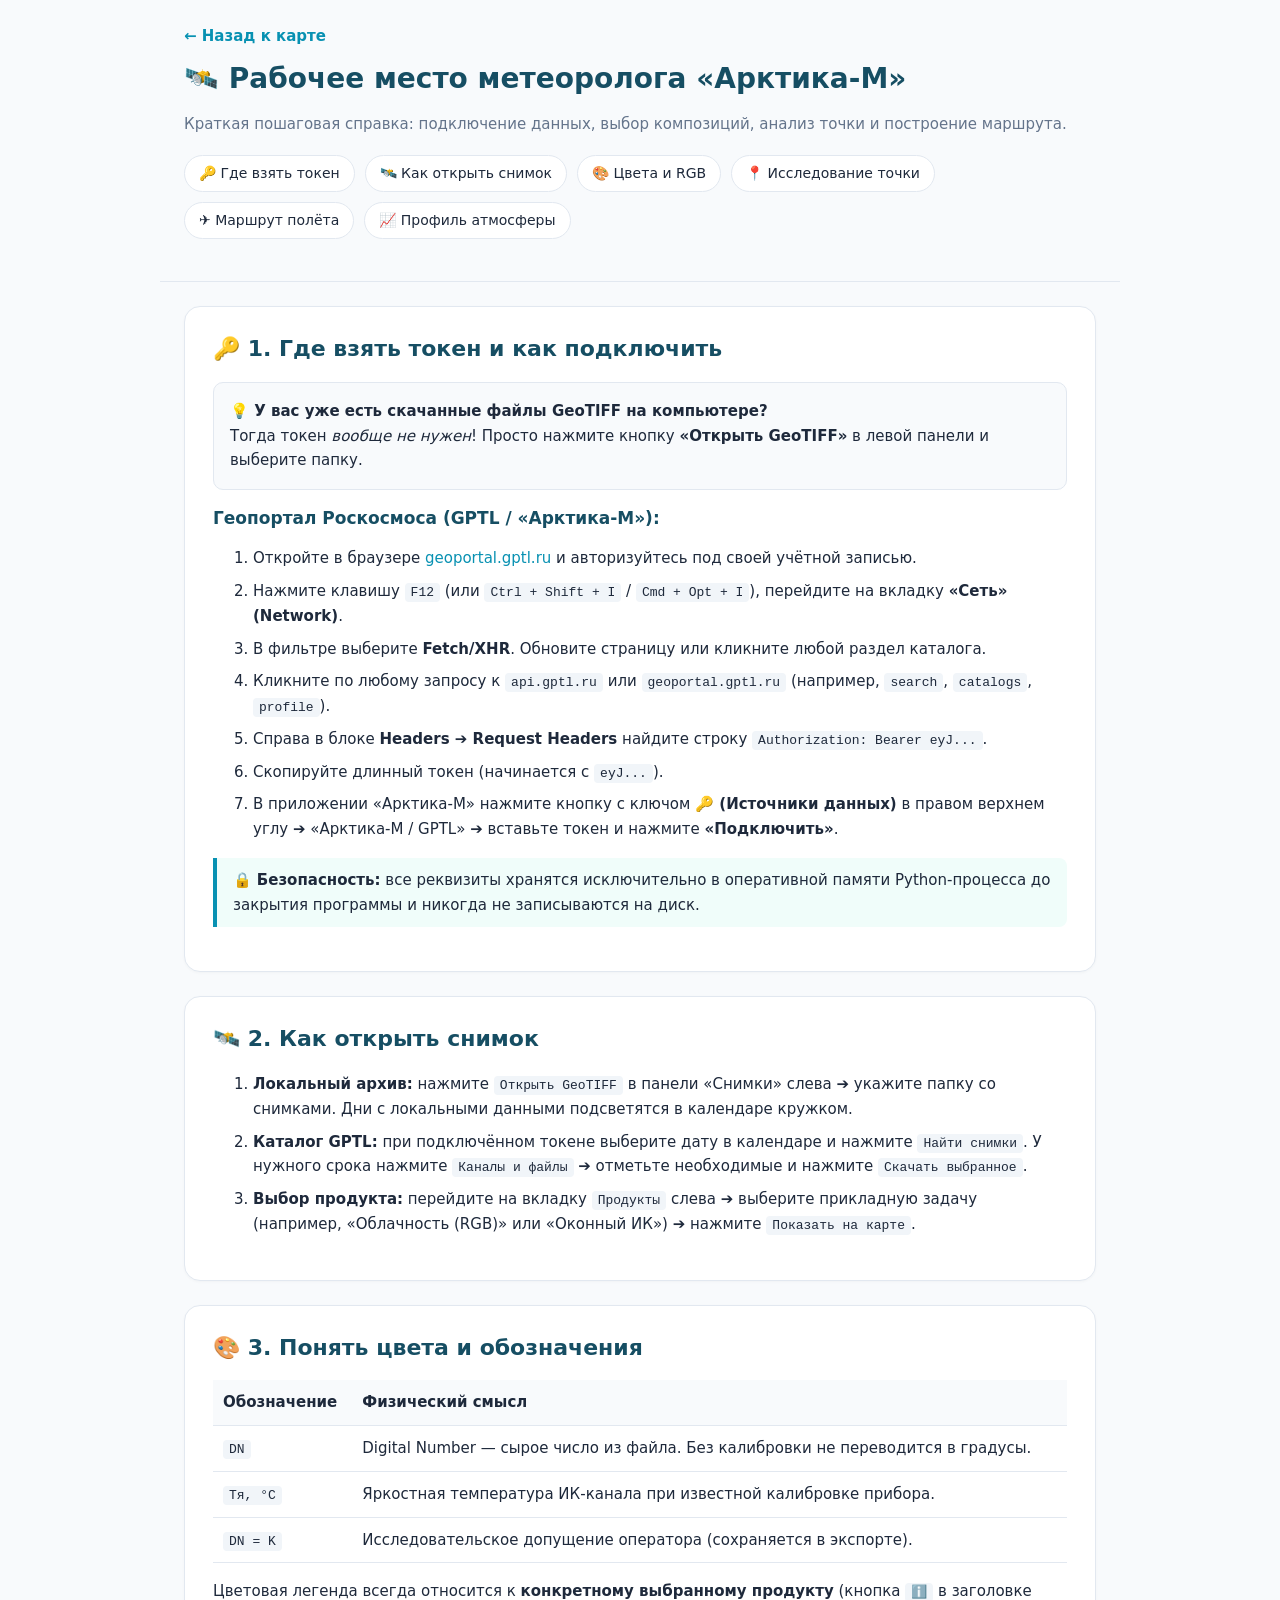
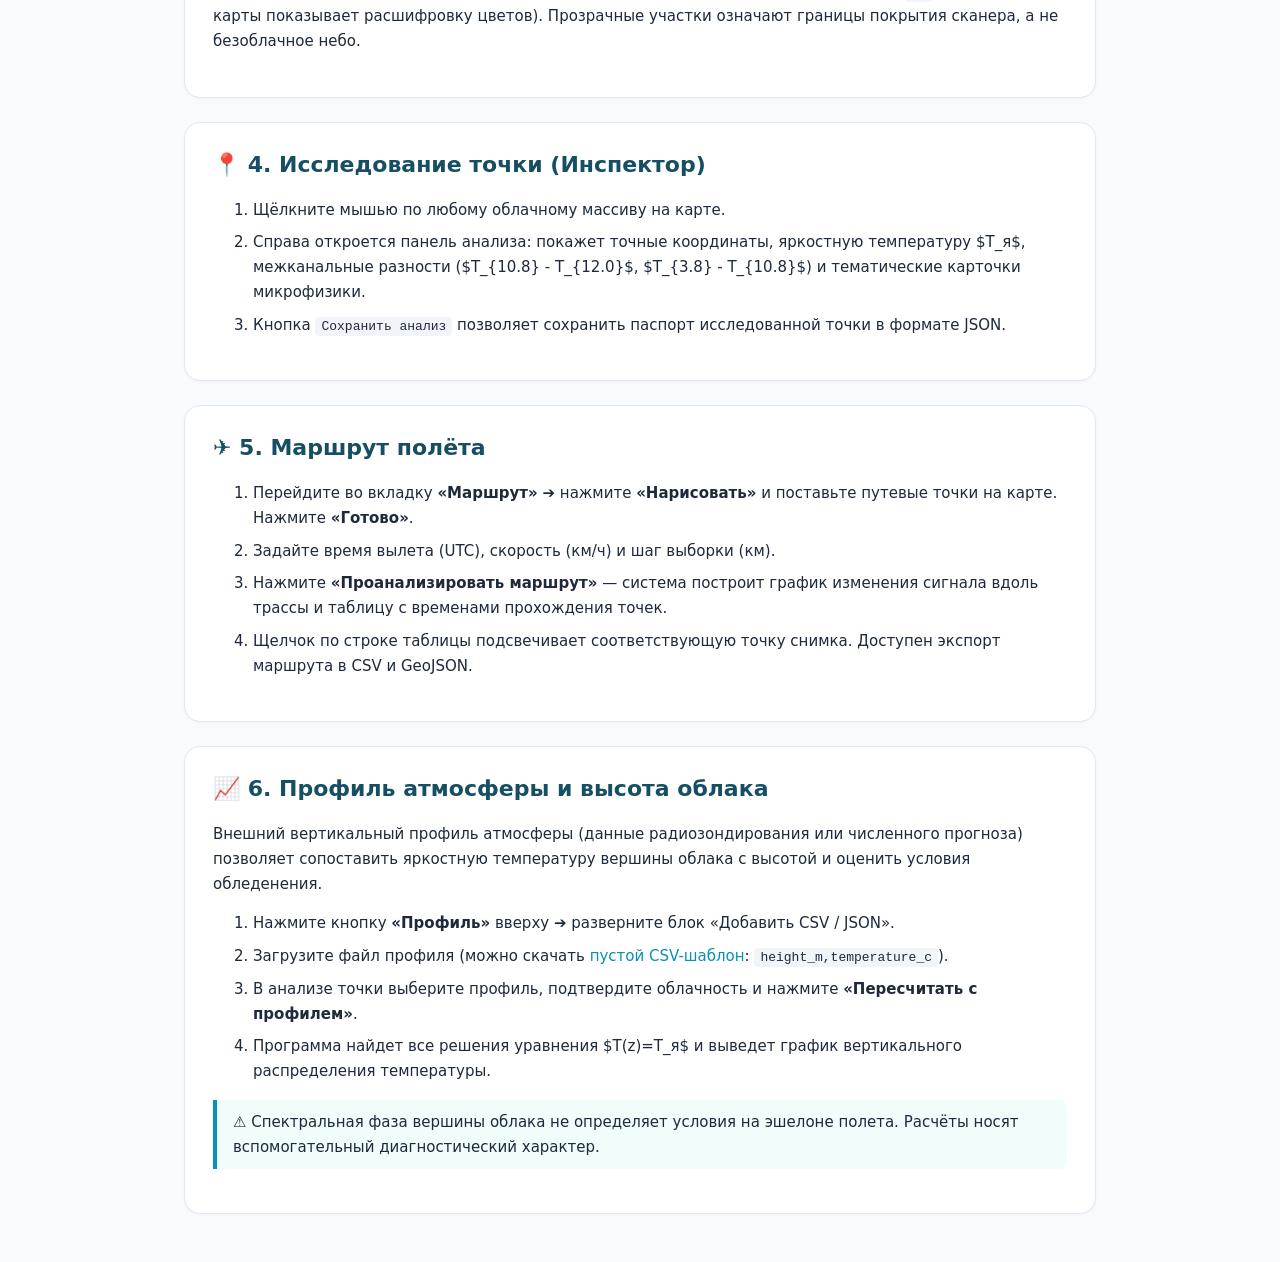
<file: docs/QUICKSTART.html>
<!doctype html>
<html lang="ru"><head><meta charset="utf-8"><meta name="viewport" content="width=device-width,initial-scale=1"><title>Арктика-М — Быстрый старт и справка</title><style>
:root{color-scheme:light;--primary:#164e63;--accent:#0891b2;--bg:#f8fafc;--card:#ffffff;--border:#e2e8f0;--text:#1e293b;--muted:#64748b}
*{box-sizing:border-box}body{margin:0;color:var(--text);background:var(--bg);font:15px/1.65 system-ui,-apple-system,sans-serif}
header,main{max-width:960px;margin:auto;padding:24px}header{border-bottom:1px solid var(--border)}
a{color:var(--accent);text-decoration:none}a:hover{text-decoration:underline}
.back-link{display:inline-flex;align-items:center;gap:6px;font-weight:600;margin-bottom:12px}
nav{display:flex;flex-wrap:wrap;gap:10px;margin:18px 0}
nav a{background:white;border:1px solid var(--border);padding:6px 14px;border-radius:20px;font-size:14px;color:var(--text)}
nav a:hover{border-color:var(--accent);color:var(--accent)}
section{scroll-margin-top:20px;background:var(--card);border:1px solid var(--border);border-radius:16px;padding:28px;margin-bottom:24px;box-shadow:0 1px 3px rgba(0,0,0,0.03)}
h1,h2,h3{line-height:1.3;color:var(--primary)}h1{font-size:28px;margin:0 0 8px}h2{font-size:22px;margin-top:0}h3{font-size:17px}
code{background:#f1f5f9;padding:2px 6px;border-radius:4px;font-size:13px;font-family:ui-monospace,monospace}
pre{white-space:pre-wrap;background:#0f172a;color:#f8fafc;padding:16px;border-radius:8px;font-size:13px;font-family:ui-monospace,monospace}
table{width:100%;border-collapse:collapse;margin:16px 0}th,td{text-align:left;vertical-align:top;padding:10px;border-bottom:1px solid var(--border)}th{background:#f8fafc}
aside{border-left:4px solid var(--accent);padding:10px 16px;background:#f0fdfa;border-radius:0 8px 8px 0;margin:16px 0}
li{margin:8px 0}.subtle{color:var(--muted)}
.step-badge{display:inline-block;background:var(--primary);color:white;padding:2px 8px;border-radius:12px;font-size:12px;font-weight:bold;margin-right:6px}
.flow-box{background:#f8fafc;border:1px solid var(--border);border-radius:10px;padding:16px;margin:16px 0}
@media(max-width:600px){header,main{padding:14px}section{padding:18px}table{font-size:13px}}
</style></head><body>
<header>
  <a class="back-link" href="/">← Назад к карте</a>
  <h1>🛰️ Рабочее место метеоролога «Арктика-М»</h1>
  <p class="subtle">Краткая пошаговая справка: подключение данных, выбор композиций, анализ точки и построение маршрута.</p>
  <nav aria-label="Быстрая навигация">
    <a href="#token">🔑 Где взять токен</a>
    <a href="#start">🛰️ Как открыть снимок</a>
    <a href="#signal">🎨 Цвета и RGB</a>
    <a href="#probe">📍 Исследование точки</a>
    <a href="#route">✈️ Маршрут полёта</a>
    <a href="#profile">📈 Профиль атмосферы</a>
  </nav>
</header>
<main>

<section id="token">
  <h2>🔑 1. Где взять токен и как подключить</h2>
  <div class="flow-box">
    <strong>💡 У вас уже есть скачанные файлы GeoTIFF на компьютере?</strong><br>
    Тогда токен <em>вообще не нужен</em>! Просто нажмите кнопку <strong>«Открыть GeoTIFF»</strong> в левой панели и выберите папку.
  </div>
  <h3>Геопортал Роскосмоса (GPTL / «Арктика-М»):</h3>
  <ol>
    <li>Откройте в браузере <a href="https://geoportal.gptl.ru" target="_blank" rel="noopener">geoportal.gptl.ru</a> и авторизуйтесь под своей учётной записью.</li>
    <li>Нажмите клавишу <code>F12</code> (или <code>Ctrl + Shift + I</code> / <code>Cmd + Opt + I</code>), перейдите на вкладку <strong>«Сеть» (Network)</strong>.</li>
    <li>В фильтре выберите <strong>Fetch/XHR</strong>. Обновите страницу или кликните любой раздел каталога.</li>
    <li>Кликните по любому запросу к <code>api.gptl.ru</code> или <code>geoportal.gptl.ru</code> (например, <code>search</code>, <code>catalogs</code>, <code>profile</code>).</li>
    <li>Справа в блоке <strong>Headers ➔ Request Headers</strong> найдите строку <code>Authorization: Bearer eyJ...</code>.</li>
    <li>Скопируйте длинный токен (начинается с <code>eyJ...</code>).</li>
    <li>В приложении «Арктика-М» нажмите кнопку с ключом <strong>🔑 (Источники данных)</strong> в правом верхнем углу ➔ «Арктика-М / GPTL» ➔ вставьте токен и нажмите <strong>«Подключить»</strong>.</li>
  </ol>
  <aside>🔒 <strong>Безопасность:</strong> все реквизиты хранятся исключительно в оперативной памяти Python-процесса до закрытия программы и никогда не записываются на диск.</aside>
</section>

<section id="start">
  <h2>🛰️ 2. Как открыть снимок</h2>
  <ol>
    <li><strong>Локальный архив:</strong> нажмите <code>Открыть GeoTIFF</code> в панели «Снимки» слева ➔ укажите папку со снимками. Дни с локальными данными подсветятся в календаре кружком.</li>
    <li><strong>Каталог GPTL:</strong> при подключённом токене выберите дату в календаре и нажмите <code>Найти снимки</code>. У нужного срока нажмите <code>Каналы и файлы</code> ➔ отметьте необходимые и нажмите <code>Скачать выбранное</code>.</li>
    <li><strong>Выбор продукта:</strong> перейдите на вкладку <code>Продукты</code> слева ➔ выберите прикладную задачу (например, «Облачность (RGB)» или «Оконный ИК») ➔ нажмите <code>Показать на карте</code>.</li>
  </ol>
</section>

<section id="signal">
  <h2>🎨 3. Понять цвета и обозначения</h2>
  <table>
    <thead><tr><th>Обозначение</th><th>Физический смысл</th></tr></thead>
    <tbody>
      <tr><td><code>DN</code></td><td>Digital Number — сырое число из файла. Без калибровки не переводится в градусы.</td></tr>
      <tr><td><code>Tя, °C</code></td><td>Яркостная температура ИК-канала при известной калибровке прибора.</td></tr>
      <tr><td><code>DN = K</code></td><td>Исследовательское допущение оператора (сохраняется в экспорте).</td></tr>
    </tbody>
  </table>
  <p>Цветовая легенда всегда относится к <strong>конкретному выбранному продукту</strong> (кнопка <code>ℹ️</code> в заголовке карты показывает расшифровку цветов). Прозрачные участки означают границы покрытия сканера, а не безоблачное небо.</p>
</section>

<section id="probe">
  <h2>📍 4. Исследование точки (Инспектор)</h2>
  <ol>
    <li>Щёлкните мышью по любому облачному массиву на карте.</li>
    <li>Справа откроется панель анализа: покажет точные координаты, яркостную температуру $T_я$, межканальные разности ($T_{10.8} - T_{12.0}$, $T_{3.8} - T_{10.8}$) и тематические карточки микрофизики.</li>
    <li>Кнопка <code>Сохранить анализ</code> позволяет сохранить паспорт исследованной точки в формате JSON.</li>
  </ol>
</section>

<section id="route">
  <h2>✈️ 5. Маршрут полёта</h2>
  <ol>
    <li>Перейдите во вкладку <strong>«Маршрут»</strong> ➔ нажмите <strong>«Нарисовать»</strong> и поставьте путевые точки на карте. Нажмите <strong>«Готово»</strong>.</li>
    <li>Задайте время вылета (UTC), скорость (км/ч) и шаг выборки (км).</li>
    <li>Нажмите <strong>«Проанализировать маршрут»</strong> — система построит график изменения сигнала вдоль трассы и таблицу с временами прохождения точек.</li>
    <li>Щелчок по строке таблицы подсвечивает соответствующую точку снимка. Доступен экспорт маршрута в CSV и GeoJSON.</li>
  </ol>
</section>

<section id="profile">
  <h2>📈 6. Профиль атмосферы и высота облака</h2>
  <p>Внешний вертикальный профиль атмосферы (данные радиозондирования или численного прогноза) позволяет сопоставить яркостную температуру вершины облака с высотой и оценить условия обледенения.</p>
  <ol>
    <li>Нажмите кнопку <strong>«Профиль»</strong> вверху ➔ разверните блок «Добавить CSV / JSON».</li>
    <li>Загрузите файл профиля (можно скачать <a href="/docs/profile-template.csv" download>пустой CSV-шаблон</a>: <code>height_m,temperature_c</code>).</li>
    <li>В анализе точки выберите профиль, подтвердите облачность и нажмите <strong>«Пересчитать с профилем»</strong>.</li>
    <li>Программа найдет все решения уравнения $T(z)=T_я$ и выведет график вертикального распределения температуры.</li>
  </ol>
  <aside>⚠️ Спектральная фаза вершины облака не определяет условия на эшелоне полета. Расчёты носят вспомогательный диагностический характер.</aside>
</section>

</main></body></html>
</file>
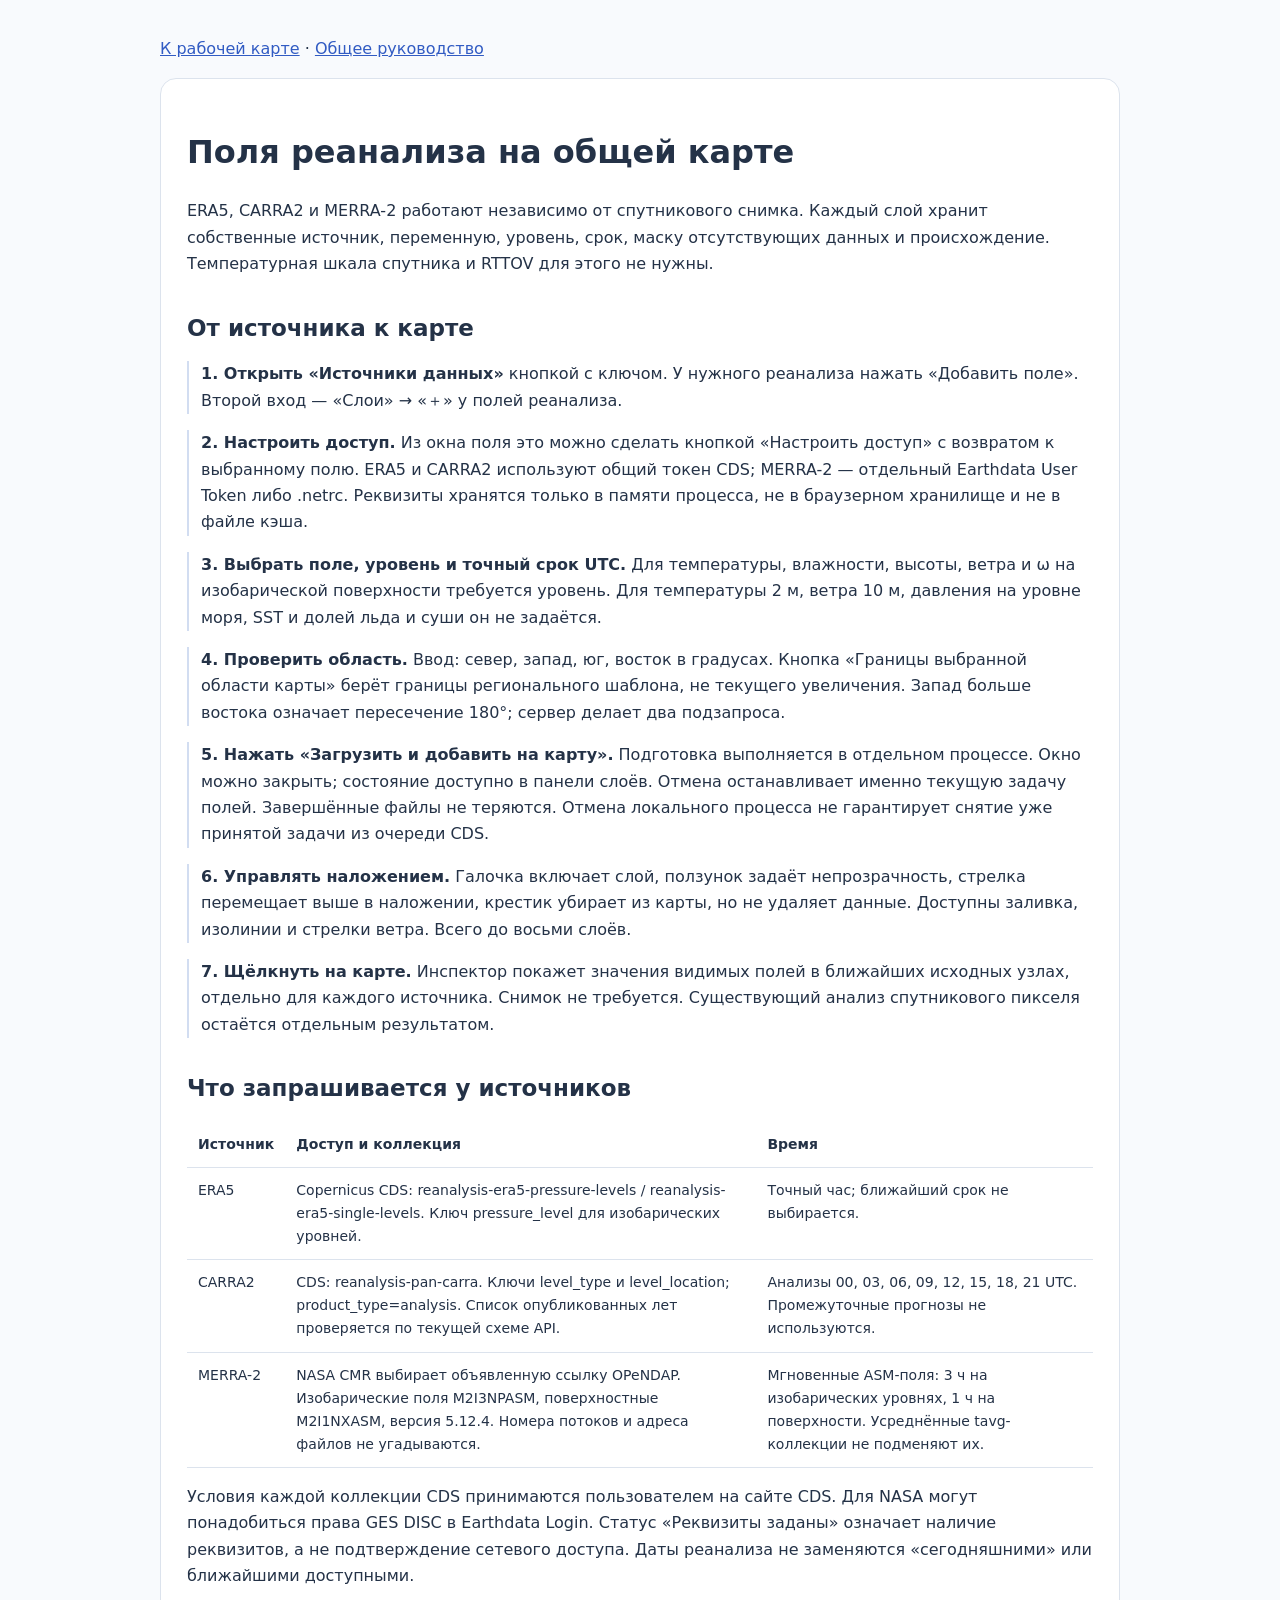
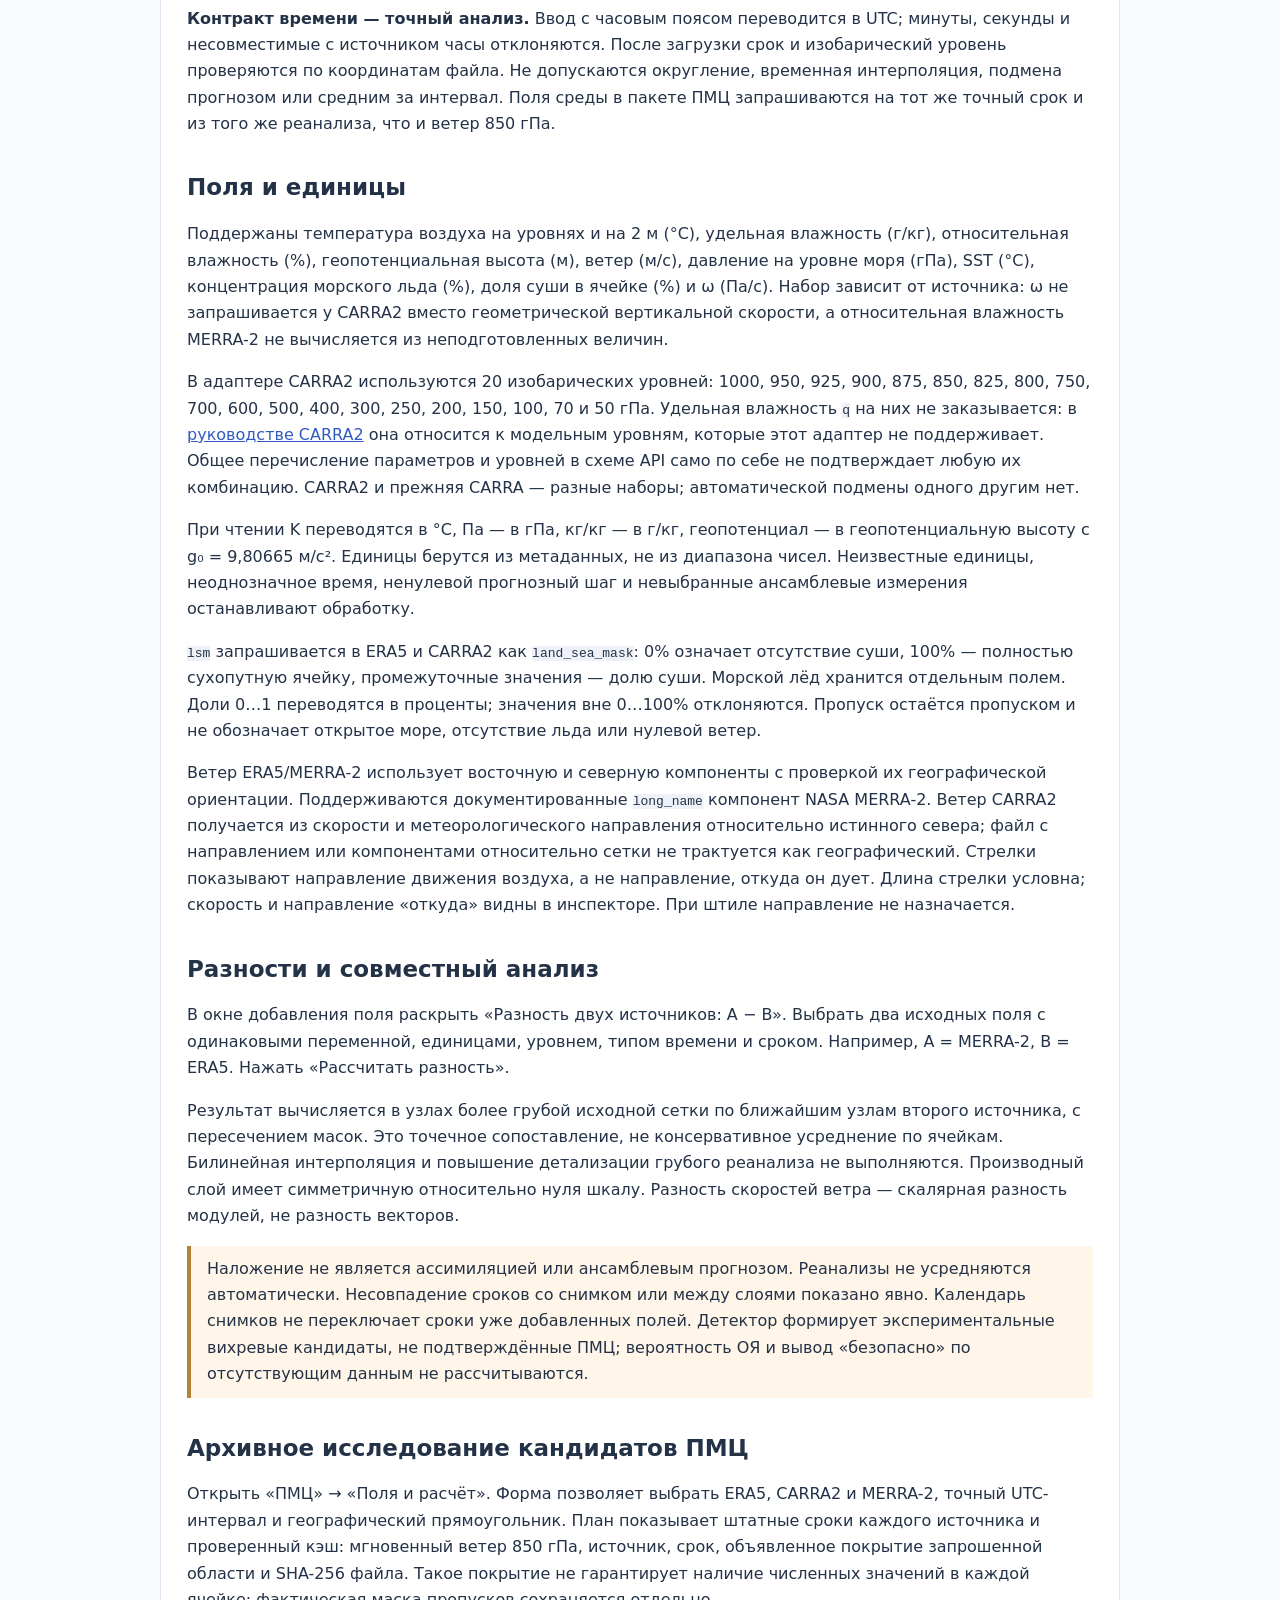
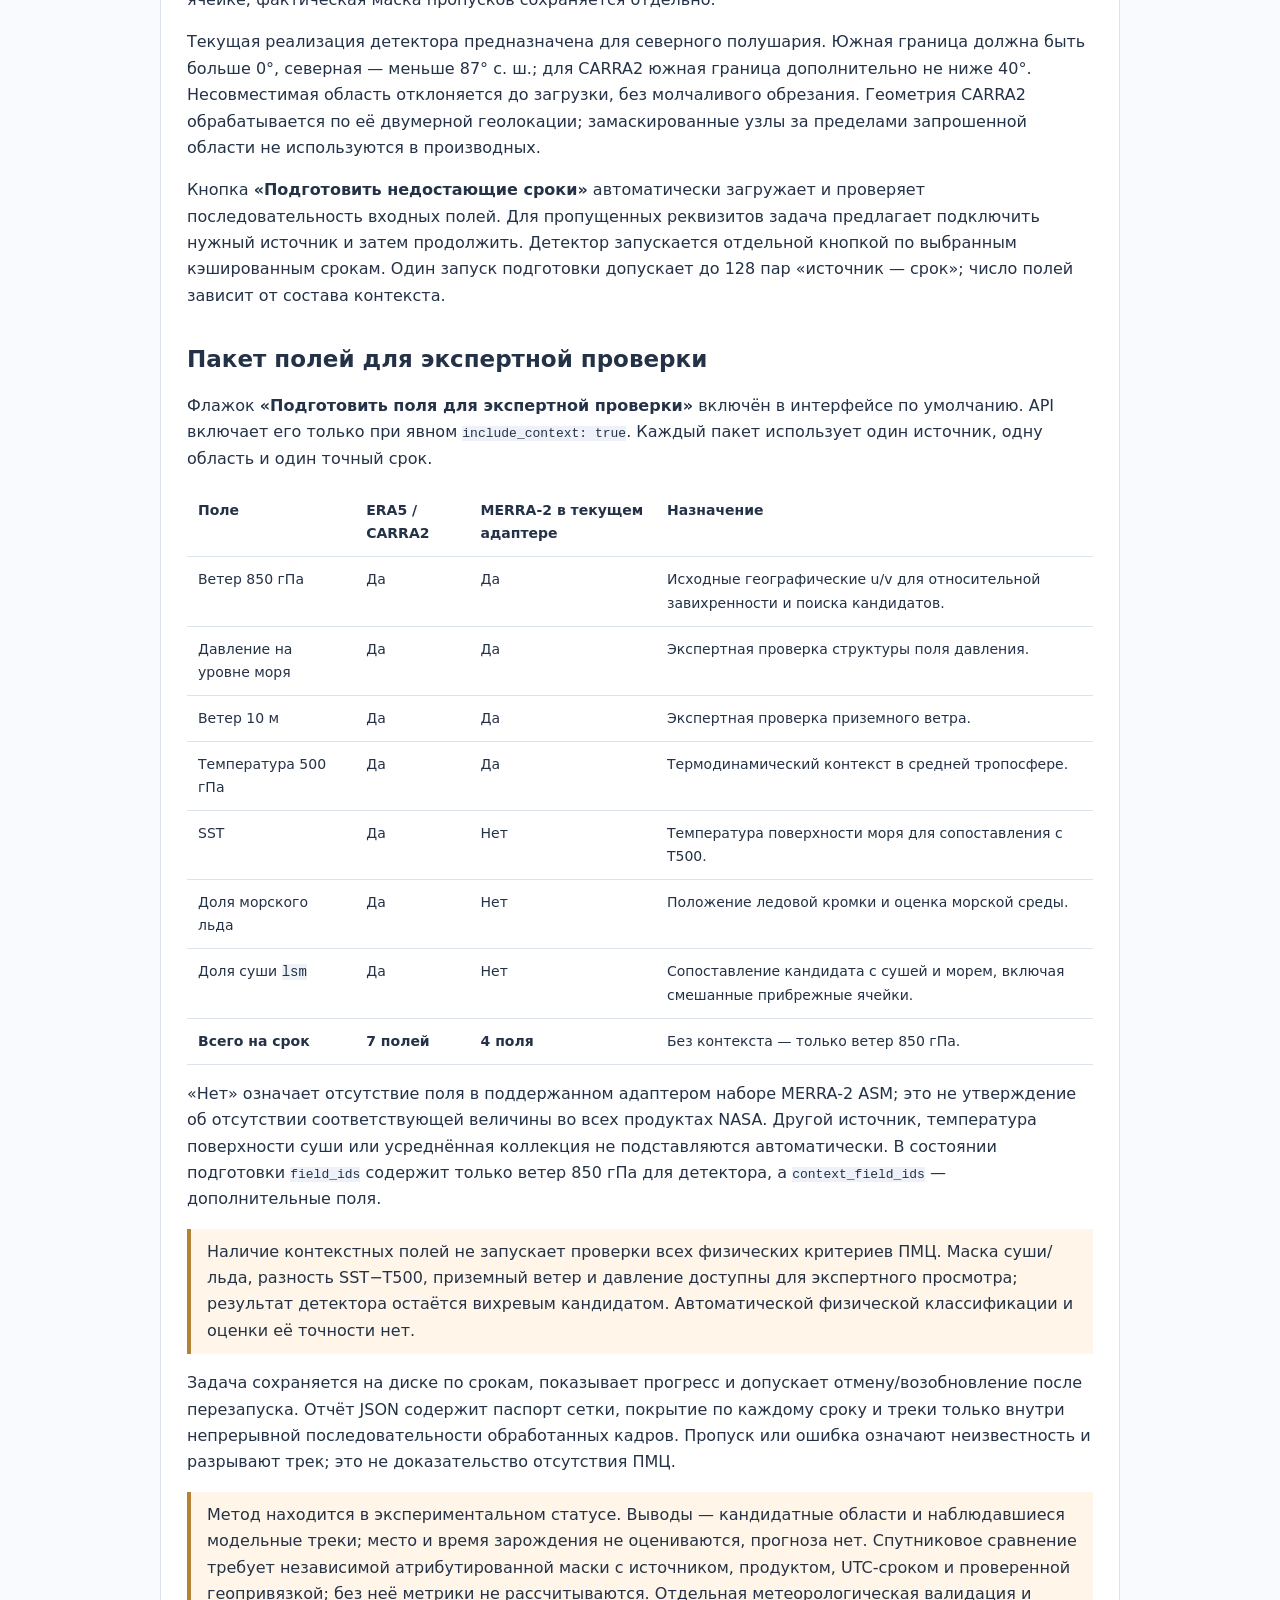
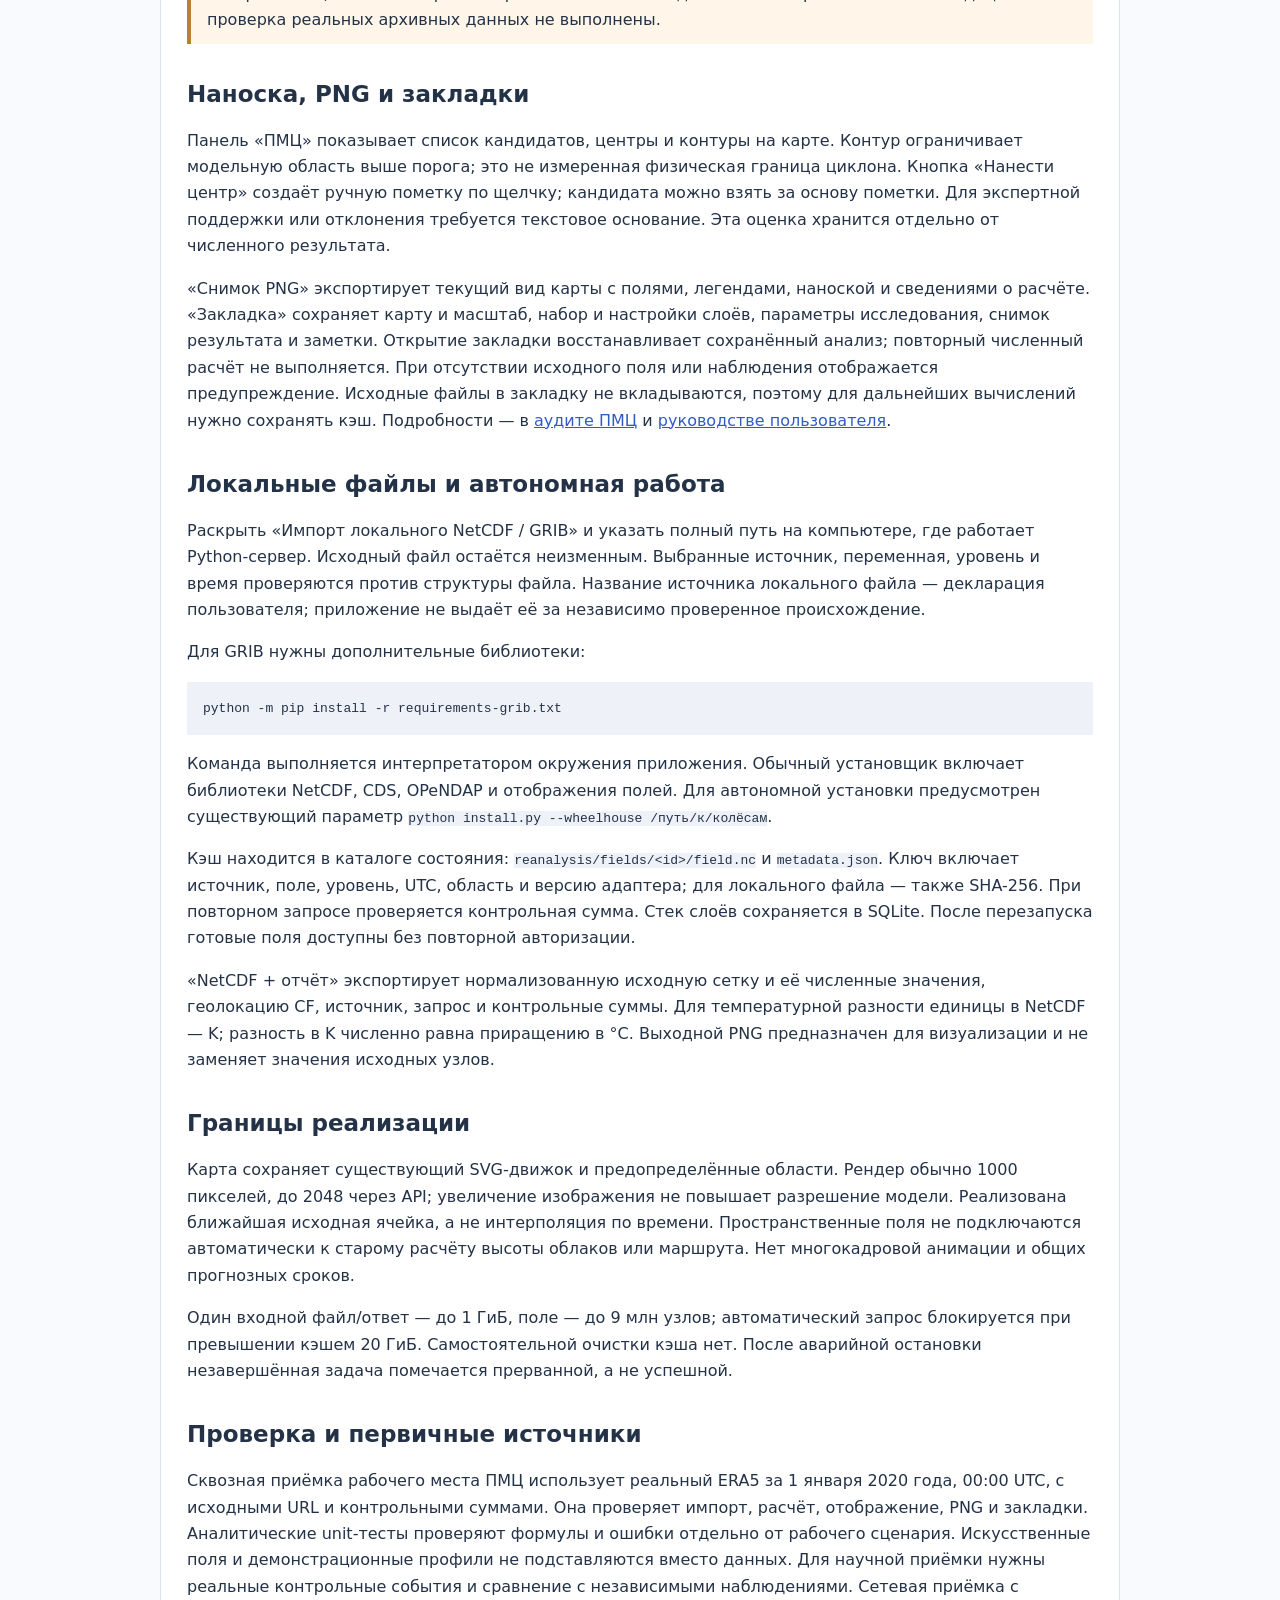
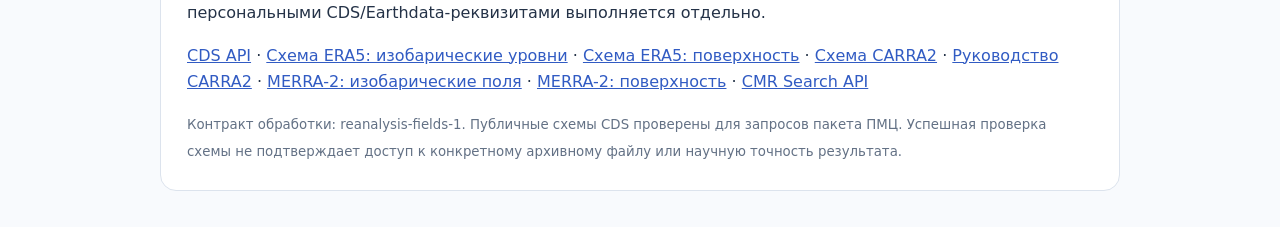
<file: docs/REANALYSIS.html>
<!doctype html>
<html lang="ru"><head><meta charset="utf-8"><meta name="viewport" content="width=device-width,initial-scale=1"><title>Поля реанализа — Арктика</title><style>
:root{font-family:system-ui,sans-serif;color:#243247;background:#f8fafd;line-height:1.65}body{max-width:960px;margin:36px auto;padding:0 24px}h1,h2{line-height:1.25}h1{font-size:32px}h2{font-size:23px;margin-top:36px}a{color:#315bc3}table{border-collapse:collapse;width:100%;font-size:14px}th,td{border-bottom:1px solid #dce3ed;padding:11px;text-align:left;vertical-align:top}code,pre{font-family:monospace;background:#eef2f8}pre{padding:16px;overflow:auto}.note{border-left:4px solid #b58135;padding:10px 16px;background:#fff6e9}small{color:#637185}.steps p{padding-left:12px;border-left:2px solid #d2ddf1}article{background:white;border:1px solid #dce3ed;padding:26px;border-radius:16px}@media(max-width:600px){body{padding:0 14px}article{padding:17px}th,td{padding:7px;font-size:12px}}
</style></head><body><p><a href="/">К рабочей карте</a> · <a href="/docs/index.html">Общее руководство</a></p><article>
<h1>Поля реанализа на общей карте</h1><p>ERA5, CARRA2 и MERRA-2 работают независимо от спутникового снимка. Каждый слой хранит собственные источник, переменную, уровень, срок, маску отсутствующих данных и происхождение. Температурная шкала спутника и RTTOV для этого не нужны.</p>
<h2>От источника к карте</h2><div class="steps">
<p><b>1. Открыть «Источники данных»</b> кнопкой с ключом. У нужного реанализа нажать «Добавить поле». Второй вход — «Слои» → «＋» у полей реанализа.</p>
<p><b>2. Настроить доступ.</b> Из окна поля это можно сделать кнопкой «Настроить доступ» с возвратом к выбранному полю. ERA5 и CARRA2 используют общий токен CDS; MERRA-2 — отдельный Earthdata User Token либо .netrc. Реквизиты хранятся только в памяти процесса, не в браузерном хранилище и не в файле кэша.</p>
<p><b>3. Выбрать поле, уровень и точный срок UTC.</b> Для температуры, влажности, высоты, ветра и ω на изобарической поверхности требуется уровень. Для температуры 2 м, ветра 10 м, давления на уровне моря, SST и долей льда и суши он не задаётся.</p>
<p><b>4. Проверить область.</b> Ввод: север, запад, юг, восток в градусах. Кнопка «Границы выбранной области карты» берёт границы регионального шаблона, не текущего увеличения. Запад больше востока означает пересечение 180°; сервер делает два подзапроса.</p>
<p><b>5. Нажать «Загрузить и добавить на карту».</b> Подготовка выполняется в отдельном процессе. Окно можно закрыть; состояние доступно в панели слоёв. Отмена останавливает именно текущую задачу полей. Завершённые файлы не теряются. Отмена локального процесса не гарантирует снятие уже принятой задачи из очереди CDS.</p>
<p><b>6. Управлять наложением.</b> Галочка включает слой, ползунок задаёт непрозрачность, стрелка перемещает выше в наложении, крестик убирает из карты, но не удаляет данные. Доступны заливка, изолинии и стрелки ветра. Всего до восьми слоёв.</p>
<p><b>7. Щёлкнуть на карте.</b> Инспектор покажет значения видимых полей в ближайших исходных узлах, отдельно для каждого источника. Снимок не требуется. Существующий анализ спутникового пикселя остаётся отдельным результатом.</p></div>
<h2>Что запрашивается у источников</h2><table><thead><tr><th>Источник</th><th>Доступ и коллекция</th><th>Время</th></tr></thead><tbody>
<tr><td>ERA5</td><td>Copernicus CDS: reanalysis-era5-pressure-levels / reanalysis-era5-single-levels. Ключ pressure_level для изобарических уровней.</td><td>Точный час; ближайший срок не выбирается.</td></tr>
<tr><td>CARRA2</td><td>CDS: reanalysis-pan-carra. Ключи level_type и level_location; product_type=analysis. Список опубликованных лет проверяется по текущей схеме API.</td><td>Анализы 00, 03, 06, 09, 12, 15, 18, 21 UTC. Промежуточные прогнозы не используются.</td></tr>
<tr><td>MERRA-2</td><td>NASA CMR выбирает объявленную ссылку OPeNDAP. Изобарические поля M2I3NPASM, поверхностные M2I1NXASM, версия 5.12.4. Номера потоков и адреса файлов не угадываются.</td><td>Мгновенные ASM-поля: 3 ч на изобарических уровнях, 1 ч на поверхности. Усреднённые tavg-коллекции не подменяют их.</td></tr>
</tbody></table>
<p>Условия каждой коллекции CDS принимаются пользователем на сайте CDS. Для NASA могут понадобиться права GES DISC в Earthdata Login. Статус «Реквизиты заданы» означает наличие реквизитов, а не подтверждение сетевого доступа. Даты реанализа не заменяются «сегодняшними» или ближайшими доступными.</p>
<p><b>Контракт времени — точный анализ.</b> Ввод с часовым поясом переводится в UTC; минуты, секунды и несовместимые с источником часы отклоняются. После загрузки срок и изобарический уровень проверяются по координатам файла. Не допускаются округление, временная интерполяция, подмена прогнозом или средним за интервал. Поля среды в пакете ПМЦ запрашиваются на тот же точный срок и из того же реанализа, что и ветер 850 гПа.</p>
<h2>Поля и единицы</h2><p>Поддержаны температура воздуха на уровнях и на 2 м (°C), удельная влажность (г/кг), относительная влажность (%), геопотенциальная высота (м), ветер (м/с), давление на уровне моря (гПа), SST (°C), концентрация морского льда (%), доля суши в ячейке (%) и ω (Па/с). Набор зависит от источника: ω не запрашивается у CARRA2 вместо геометрической вертикальной скорости, а относительная влажность MERRA-2 не вычисляется из неподготовленных величин.</p>
<p>В адаптере CARRA2 используются 20 изобарических уровней: 1000, 950, 925, 900, 875, 850, 825, 800, 750, 700, 600, 500, 400, 300, 250, 200, 150, 100, 70 и 50 гПа. Удельная влажность <code>q</code> на них не заказывается: в <a href="https://confluence.ecmwf.int/spaces/CKB/pages/583771203/Copernicus%2Bpan-Arctic%2BRegional%2BReanalysis%2BCARRA2%2BData%2BUser%2BGuide">руководстве CARRA2</a> она относится к модельным уровням, которые этот адаптер не поддерживает. Общее перечисление параметров и уровней в схеме API само по себе не подтверждает любую их комбинацию. CARRA2 и прежняя CARRA — разные наборы; автоматической подмены одного другим нет.</p>
<p>При чтении K переводятся в °C, Па — в гПа, кг/кг — в г/кг, геопотенциал — в геопотенциальную высоту с g₀ = 9,80665 м/с². Единицы берутся из метаданных, не из диапазона чисел. Неизвестные единицы, неоднозначное время, ненулевой прогнозный шаг и невыбранные ансамблевые измерения останавливают обработку.</p>
<p><code>lsm</code> запрашивается в ERA5 и CARRA2 как <code>land_sea_mask</code>: 0% означает отсутствие суши, 100% — полностью сухопутную ячейку, промежуточные значения — долю суши. Морской лёд хранится отдельным полем. Доли 0…1 переводятся в проценты; значения вне 0…100% отклоняются. Пропуск остаётся пропуском и не обозначает открытое море, отсутствие льда или нулевой ветер.</p>
<p>Ветер ERA5/MERRA-2 использует восточную и северную компоненты с проверкой их географической ориентации. Поддерживаются документированные <code>long_name</code> компонент NASA MERRA-2. Ветер CARRA2 получается из скорости и метеорологического направления относительно истинного севера; файл с направлением или компонентами относительно сетки не трактуется как географический. Стрелки показывают направление движения воздуха, а не направление, откуда он дует. Длина стрелки условна; скорость и направление «откуда» видны в инспекторе. При штиле направление не назначается.</p>
<h2>Разности и совместный анализ</h2><p>В окне добавления поля раскрыть «Разность двух источников: A − B». Выбрать два исходных поля с одинаковыми переменной, единицами, уровнем, типом времени и сроком. Например, A = MERRA-2, B = ERA5. Нажать «Рассчитать разность».</p>
<p>Результат вычисляется в узлах более грубой исходной сетки по ближайшим узлам второго источника, с пересечением масок. Это точечное сопоставление, не консервативное усреднение по ячейкам. Билинейная интерполяция и повышение детализации грубого реанализа не выполняются. Производный слой имеет симметричную относительно нуля шкалу. Разность скоростей ветра — скалярная разность модулей, не разность векторов.</p>
<p class="note">Наложение не является ассимиляцией или ансамблевым прогнозом. Реанализы не усредняются автоматически. Несовпадение сроков со снимком или между слоями показано явно. Календарь снимков не переключает сроки уже добавленных полей. Детектор формирует экспериментальные вихревые кандидаты, не подтверждённые ПМЦ; вероятность ОЯ и вывод «безопасно» по отсутствующим данным не рассчитываются.</p>
<h2>Архивное исследование кандидатов ПМЦ</h2><p>Открыть «ПМЦ» → «Поля и расчёт». Форма позволяет выбрать ERA5, CARRA2 и MERRA-2, точный UTC-интервал и географический прямоугольник. План показывает штатные сроки каждого источника и проверенный кэш: мгновенный ветер 850 гПа, источник, срок, объявленное покрытие запрошенной области и SHA-256 файла. Такое покрытие не гарантирует наличие численных значений в каждой ячейке; фактическая маска пропусков сохраняется отдельно.</p>
<p>Текущая реализация детектора предназначена для северного полушария. Южная граница должна быть больше 0°, северная — меньше 87° с. ш.; для CARRA2 южная граница дополнительно не ниже 40°. Несовместимая область отклоняется до загрузки, без молчаливого обрезания. Геометрия CARRA2 обрабатывается по её двумерной геолокации; замаскированные узлы за пределами запрошенной области не используются в производных.</p>
<p>Кнопка <b>«Подготовить недостающие сроки»</b> автоматически загружает и проверяет последовательность входных полей. Для пропущенных реквизитов задача предлагает подключить нужный источник и затем продолжить. Детектор запускается отдельной кнопкой по выбранным кэшированным срокам. Один запуск подготовки допускает до 128 пар «источник — срок»; число полей зависит от состава контекста.</p>
<h2>Пакет полей для экспертной проверки</h2>
<p>Флажок <b>«Подготовить поля для экспертной проверки»</b> включён в интерфейсе по умолчанию. API включает его только при явном <code>include_context: true</code>. Каждый пакет использует один источник, одну область и один точный срок.</p>
<table><thead><tr><th>Поле</th><th>ERA5 / CARRA2</th><th>MERRA-2 в текущем адаптере</th><th>Назначение</th></tr></thead><tbody>
<tr><td>Ветер 850 гПа</td><td>Да</td><td>Да</td><td>Исходные географические u/v для относительной завихренности и поиска кандидатов.</td></tr>
<tr><td>Давление на уровне моря</td><td>Да</td><td>Да</td><td>Экспертная проверка структуры поля давления.</td></tr>
<tr><td>Ветер 10 м</td><td>Да</td><td>Да</td><td>Экспертная проверка приземного ветра.</td></tr>
<tr><td>Температура 500 гПа</td><td>Да</td><td>Да</td><td>Термодинамический контекст в средней тропосфере.</td></tr>
<tr><td>SST</td><td>Да</td><td>Нет</td><td>Температура поверхности моря для сопоставления с T500.</td></tr>
<tr><td>Доля морского льда</td><td>Да</td><td>Нет</td><td>Положение ледовой кромки и оценка морской среды.</td></tr>
<tr><td>Доля суши <code>lsm</code></td><td>Да</td><td>Нет</td><td>Сопоставление кандидата с сушей и морем, включая смешанные прибрежные ячейки.</td></tr>
<tr><td><b>Всего на срок</b></td><td><b>7 полей</b></td><td><b>4 поля</b></td><td>Без контекста — только ветер 850 гПа.</td></tr>
</tbody></table>
<p>«Нет» означает отсутствие поля в поддержанном адаптером наборе MERRA-2 ASM; это не утверждение об отсутствии соответствующей величины во всех продуктах NASA. Другой источник, температура поверхности суши или усреднённая коллекция не подставляются автоматически. В состоянии подготовки <code>field_ids</code> содержит только ветер 850 гПа для детектора, а <code>context_field_ids</code> — дополнительные поля.</p>
<p class="note">Наличие контекстных полей не запускает проверки всех физических критериев ПМЦ. Маска суши/льда, разность SST−T500, приземный ветер и давление доступны для экспертного просмотра; результат детектора остаётся вихревым кандидатом. Автоматической физической классификации и оценки её точности нет.</p>
<p>Задача сохраняется на диске по срокам, показывает прогресс и допускает отмену/возобновление после перезапуска. Отчёт JSON содержит паспорт сетки, покрытие по каждому сроку и треки только внутри непрерывной последовательности обработанных кадров. Пропуск или ошибка означают неизвестность и разрывают трек; это не доказательство отсутствия ПМЦ.</p>
<p class="note">Метод находится в экспериментальном статусе. Выводы — кандидатные области и наблюдавшиеся модельные треки; место и время зарождения не оцениваются, прогноза нет. Спутниковое сравнение требует независимой атрибутированной маски с источником, продуктом, UTC-сроком и проверенной геопривязкой; без неё метрики не рассчитываются. Отдельная метеорологическая валидация и проверка реальных архивных данных не выполнены.</p>
<h2>Наноска, PNG и закладки</h2><p>Панель «ПМЦ» показывает список кандидатов, центры и контуры на карте. Контур ограничивает модельную область выше порога; это не измеренная физическая граница циклона. Кнопка «Нанести центр» создаёт ручную пометку по щелчку; кандидата можно взять за основу пометки. Для экспертной поддержки или отклонения требуется текстовое основание. Эта оценка хранится отдельно от численного результата.</p>
<p>«Снимок PNG» экспортирует текущий вид карты с полями, легендами, наноской и сведениями о расчёте. «Закладка» сохраняет карту и масштаб, набор и настройки слоёв, параметры исследования, снимок результата и заметки. Открытие закладки восстанавливает сохранённый анализ; повторный численный расчёт не выполняется. При отсутствии исходного поля или наблюдения отображается предупреждение. Исходные файлы в закладку не вкладываются, поэтому для дальнейших вычислений нужно сохранять кэш. Подробности — в <a href="/docs/PMC_AUDIT.md">аудите ПМЦ</a> и <a href="/docs/USER_GUIDE.md">руководстве пользователя</a>.</p>
<h2>Локальные файлы и автономная работа</h2><p>Раскрыть «Импорт локального NetCDF / GRIB» и указать полный путь на компьютере, где работает Python-сервер. Исходный файл остаётся неизменным. Выбранные источник, переменная, уровень и время проверяются против структуры файла. Название источника локального файла — декларация пользователя; приложение не выдаёт её за независимо проверенное происхождение.</p>
<p>Для GRIB нужны дополнительные библиотеки:</p><pre>python -m pip install -r requirements-grib.txt</pre><p>Команда выполняется интерпретатором окружения приложения. Обычный установщик включает библиотеки NetCDF, CDS, OPeNDAP и отображения полей. Для автономной установки предусмотрен существующий параметр <code>python install.py --wheelhouse /путь/к/колёсам</code>.</p>
<p>Кэш находится в каталоге состояния: <code>reanalysis/fields/&lt;id&gt;/field.nc</code> и <code>metadata.json</code>. Ключ включает источник, поле, уровень, UTC, область и версию адаптера; для локального файла — также SHA-256. При повторном запросе проверяется контрольная сумма. Стек слоёв сохраняется в SQLite. После перезапуска готовые поля доступны без повторной авторизации.</p>
<p>«NetCDF + отчёт» экспортирует нормализованную исходную сетку и её численные значения, геолокацию CF, источник, запрос и контрольные суммы. Для температурной разности единицы в NetCDF — K; разность в K численно равна приращению в °C. Выходной PNG предназначен для визуализации и не заменяет значения исходных узлов.</p>
<h2>Границы реализации</h2><p>Карта сохраняет существующий SVG-движок и предопределённые области. Рендер обычно 1000 пикселей, до 2048 через API; увеличение изображения не повышает разрешение модели. Реализована ближайшая исходная ячейка, а не интерполяция по времени. Пространственные поля не подключаются автоматически к старому расчёту высоты облаков или маршрута. Нет многокадровой анимации и общих прогнозных сроков.</p>
<p>Один входной файл/ответ — до 1 ГиБ, поле — до 9 млн узлов; автоматический запрос блокируется при превышении кэшем 20 ГиБ. Самостоятельной очистки кэша нет. После аварийной остановки незавершённая задача помечается прерванной, а не успешной.</p>
<h2>Проверка и первичные источники</h2><p>Сквозная приёмка рабочего места ПМЦ использует реальный ERA5 за 1 января 2020 года, 00:00 UTC, с исходными URL и контрольными суммами. Она проверяет импорт, расчёт, отображение, PNG и закладки. Аналитические unit-тесты проверяют формулы и ошибки отдельно от рабочего сценария. Искусственные поля и демонстрационные профили не подставляются вместо данных. Для научной приёмки нужны реальные контрольные события и сравнение с независимыми наблюдениями. Сетевая приёмка с персональными CDS/Earthdata-реквизитами выполняется отдельно.</p>
<p><a href="https://cds.climate.copernicus.eu/how-to-api">CDS API</a> · <a href="https://cds.climate.copernicus.eu/api/retrieve/v1/processes/reanalysis-era5-pressure-levels">Схема ERA5: изобарические уровни</a> · <a href="https://cds.climate.copernicus.eu/api/retrieve/v1/processes/reanalysis-era5-single-levels">Схема ERA5: поверхность</a> · <a href="https://cds.climate.copernicus.eu/api/retrieve/v1/processes/reanalysis-pan-carra">Схема CARRA2</a> · <a href="https://confluence.ecmwf.int/spaces/CKB/pages/583771203/Copernicus%2Bpan-Arctic%2BRegional%2BReanalysis%2BCARRA2%2BData%2BUser%2BGuide">Руководство CARRA2</a> · <a href="https://www.earthdata.nasa.gov/data/catalog/ges-disc-m2i3npasm-5.12.4">MERRA-2: изобарические поля</a> · <a href="https://www.earthdata.nasa.gov/data/catalog/ges-disc-m2i1nxasm-5.12.4">MERRA-2: поверхность</a> · <a href="https://cmr.earthdata.nasa.gov/search/site/docs/search/api.html">CMR Search API</a></p>
<small>Контракт обработки: reanalysis-fields-1. Публичные схемы CDS проверены для запросов пакета ПМЦ. Успешная проверка схемы не подтверждает доступ к конкретному архивному файлу или научную точность результата.</small>
</article></body></html>
</file>
